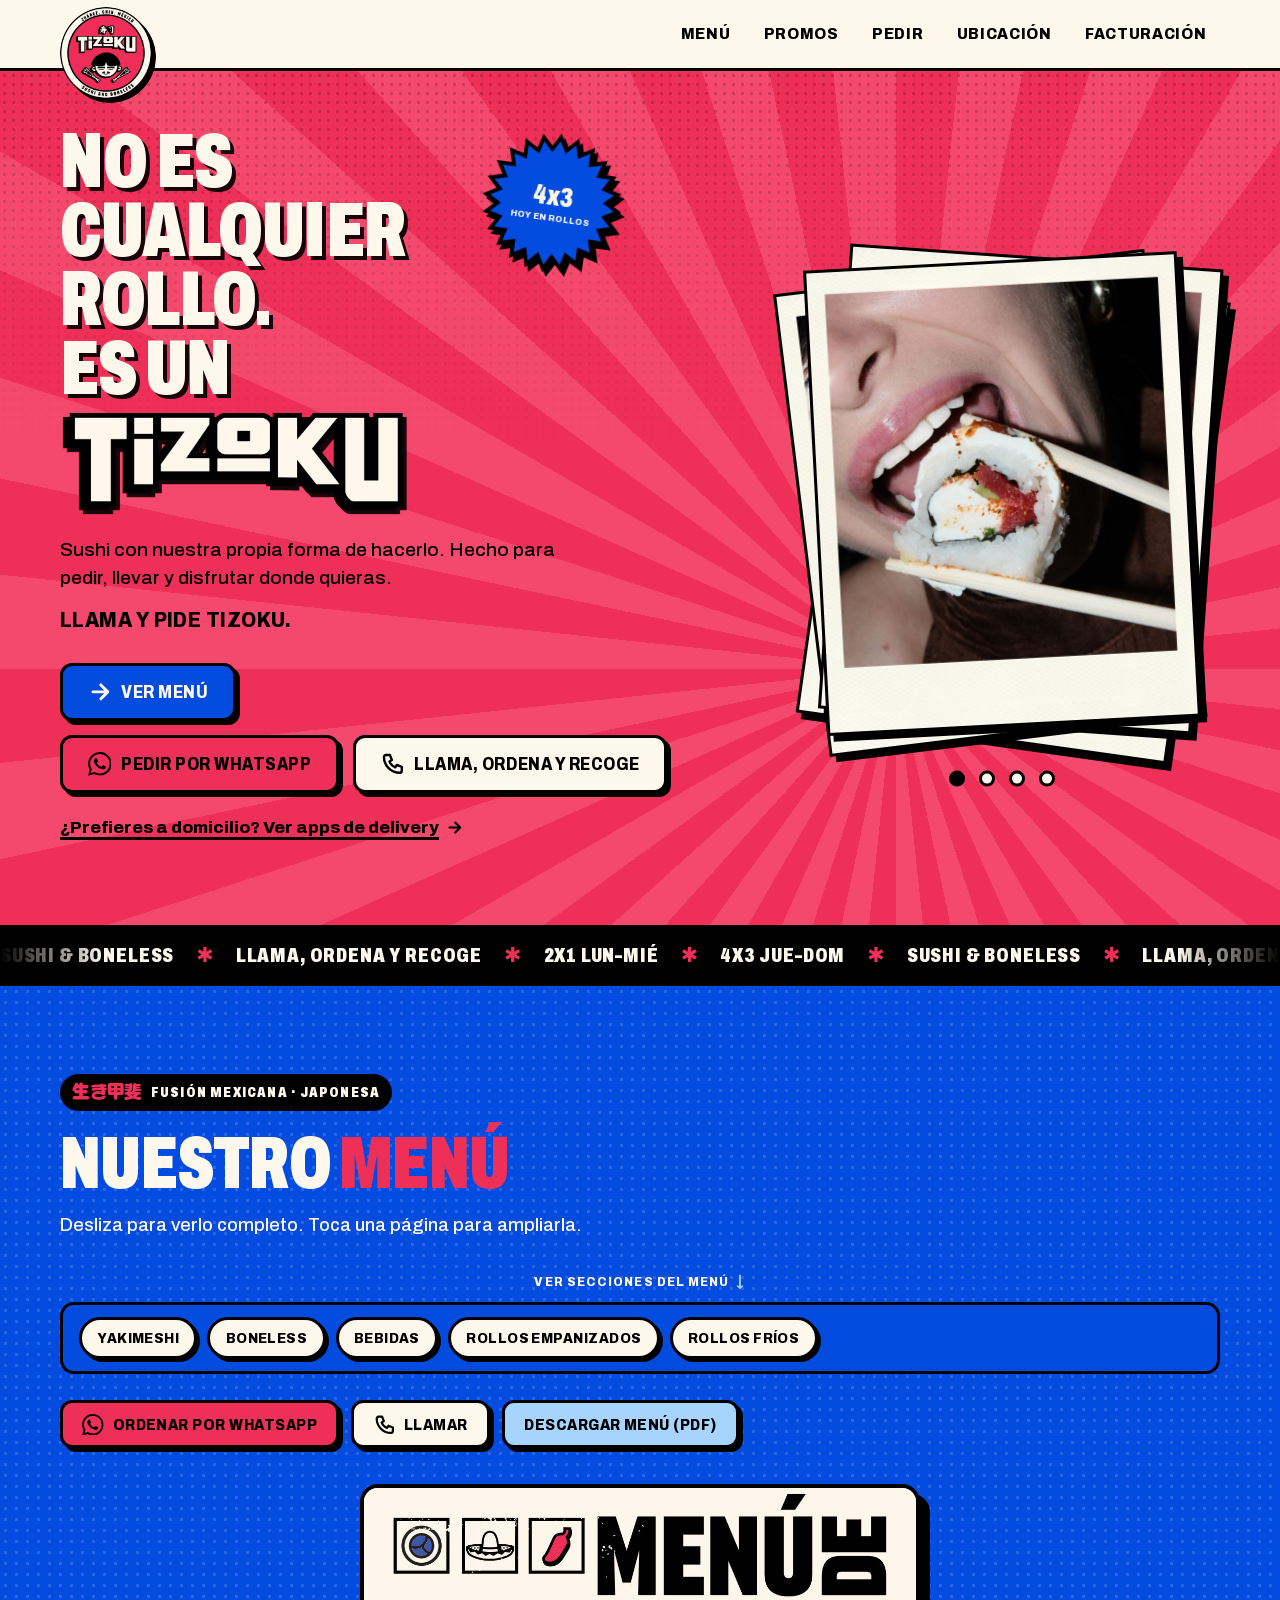
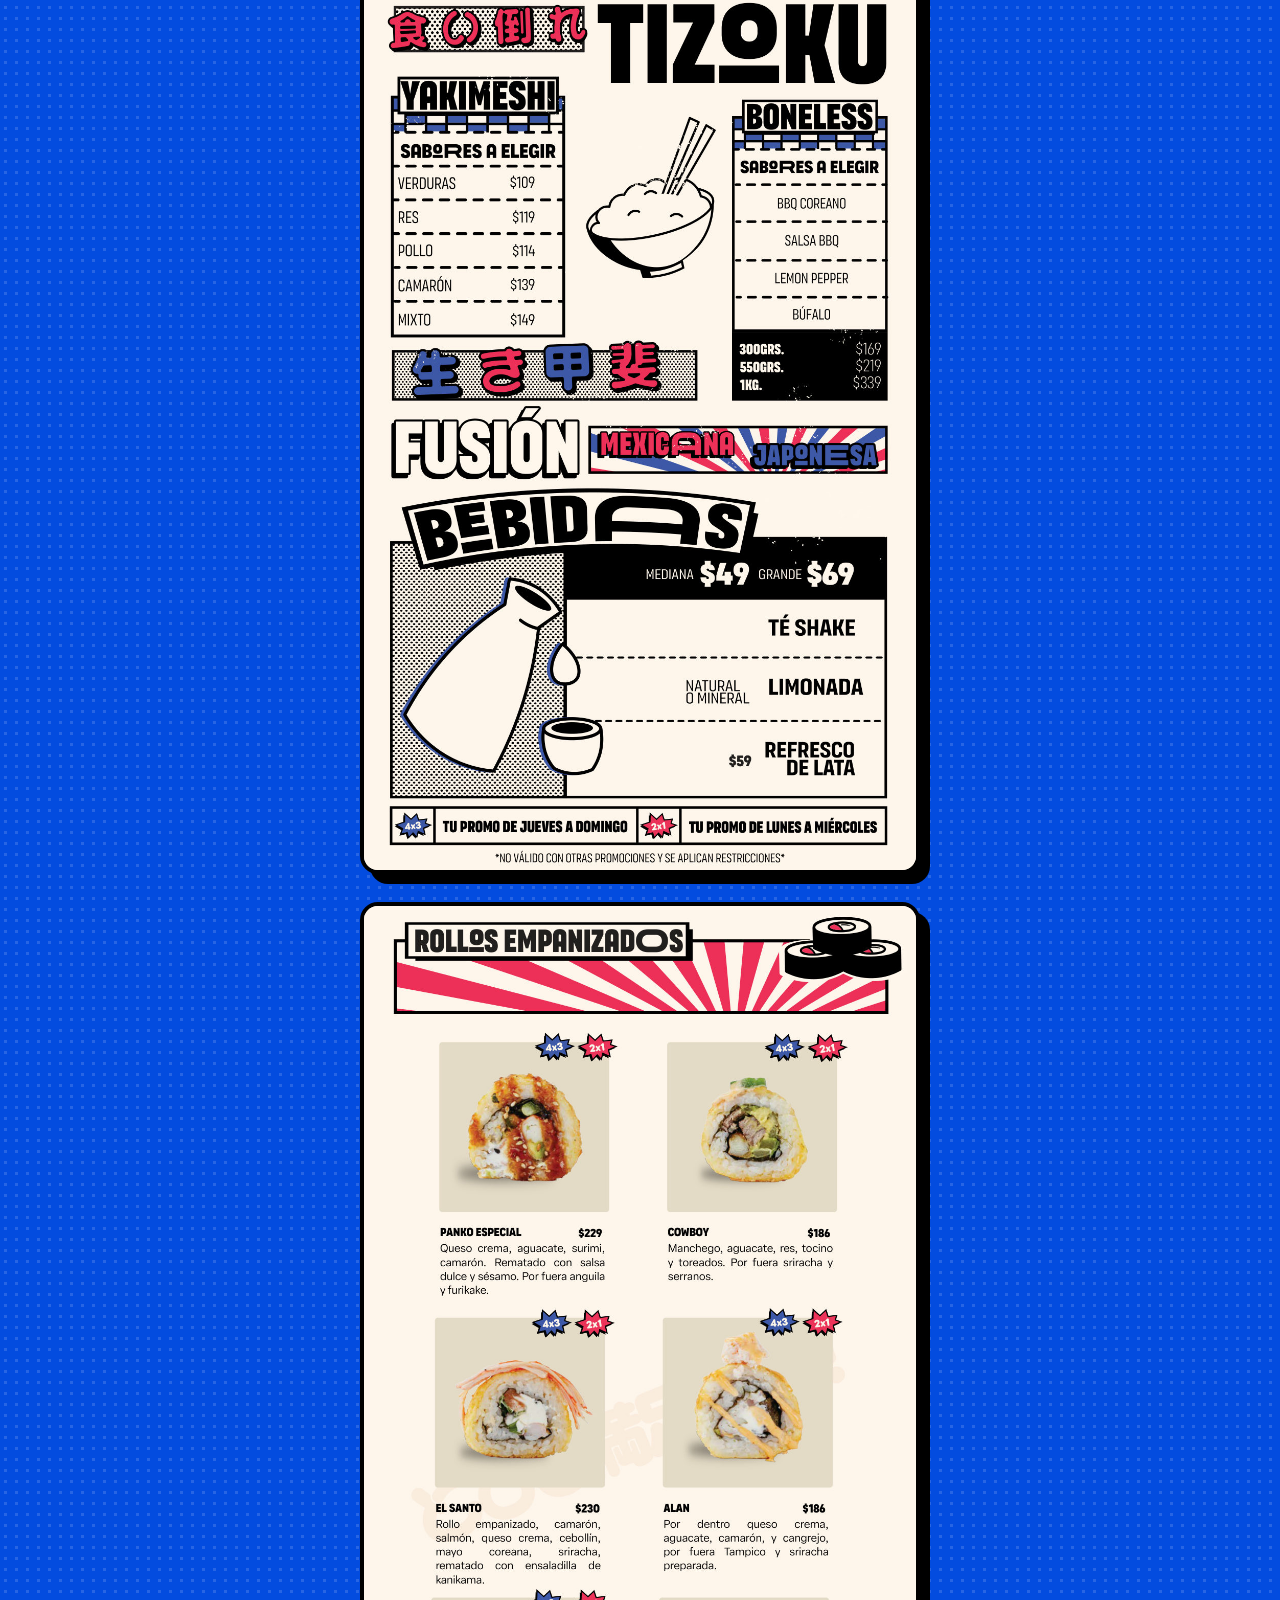
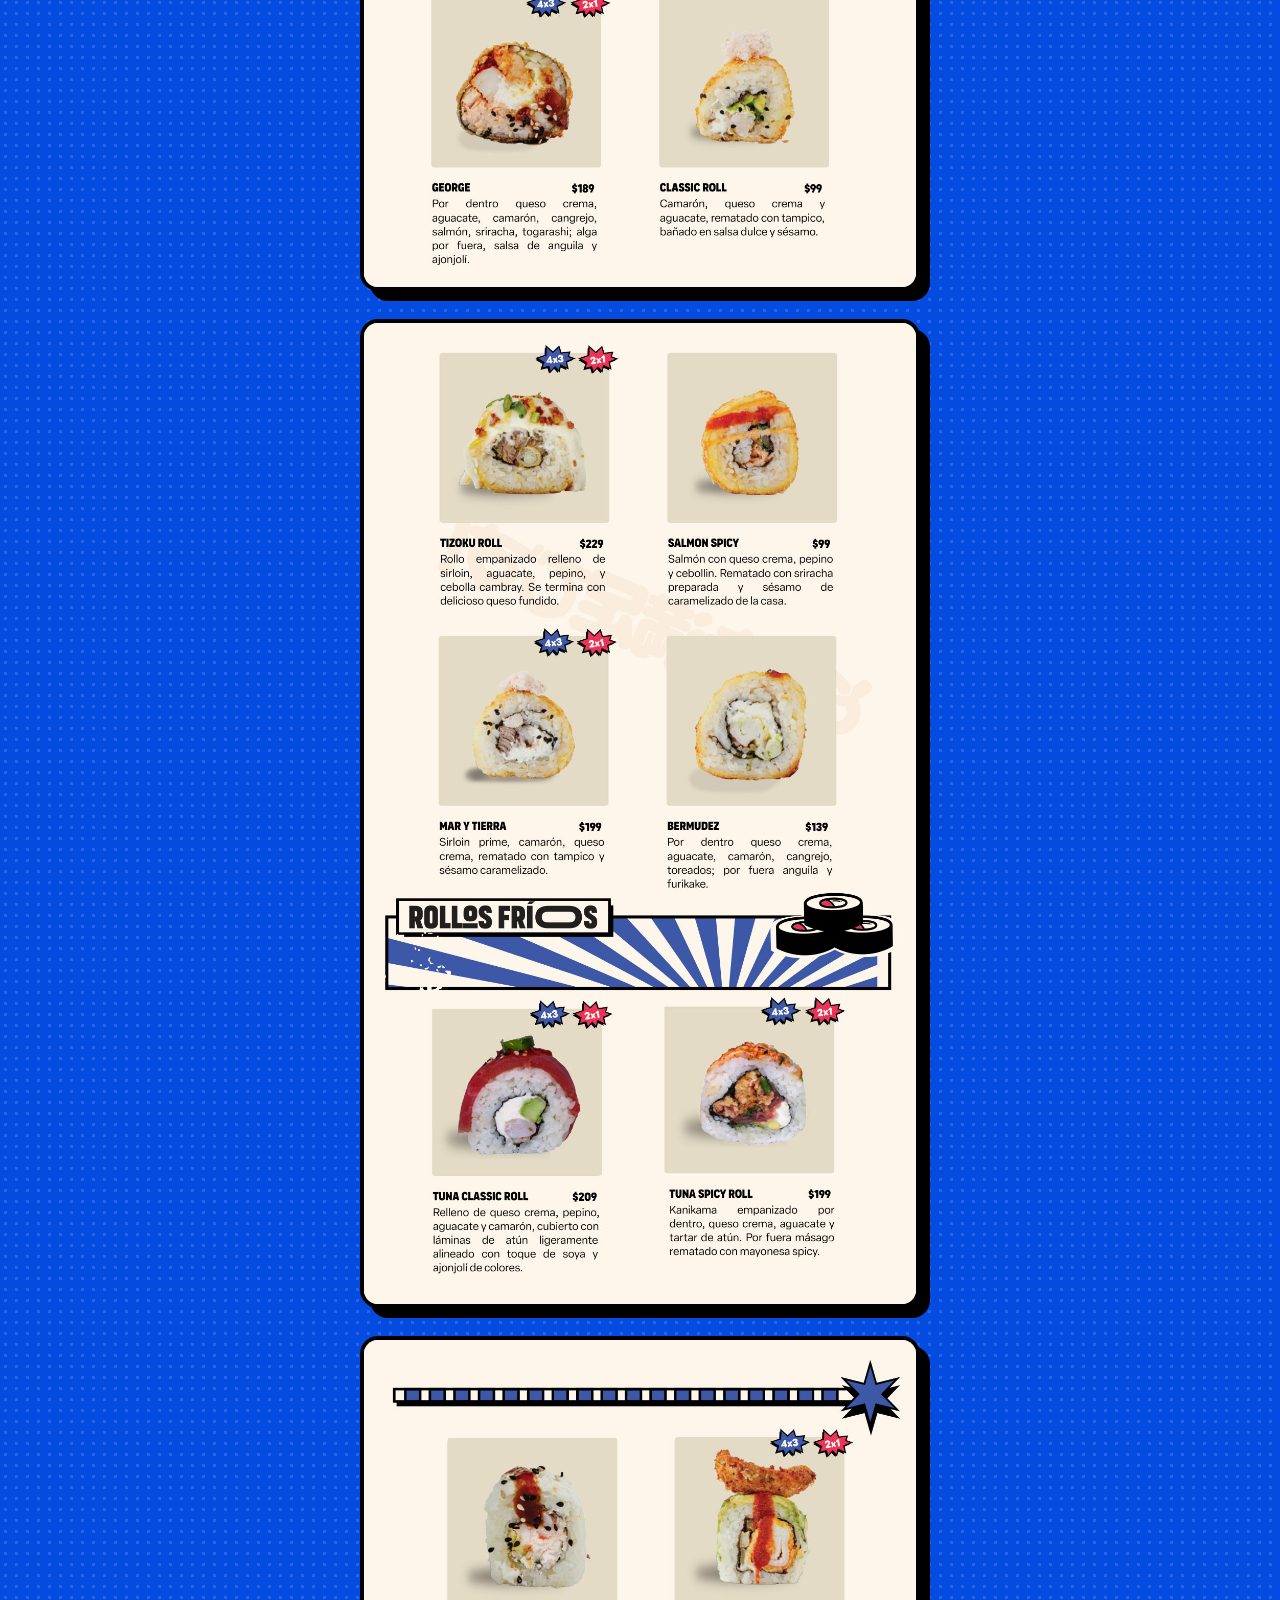
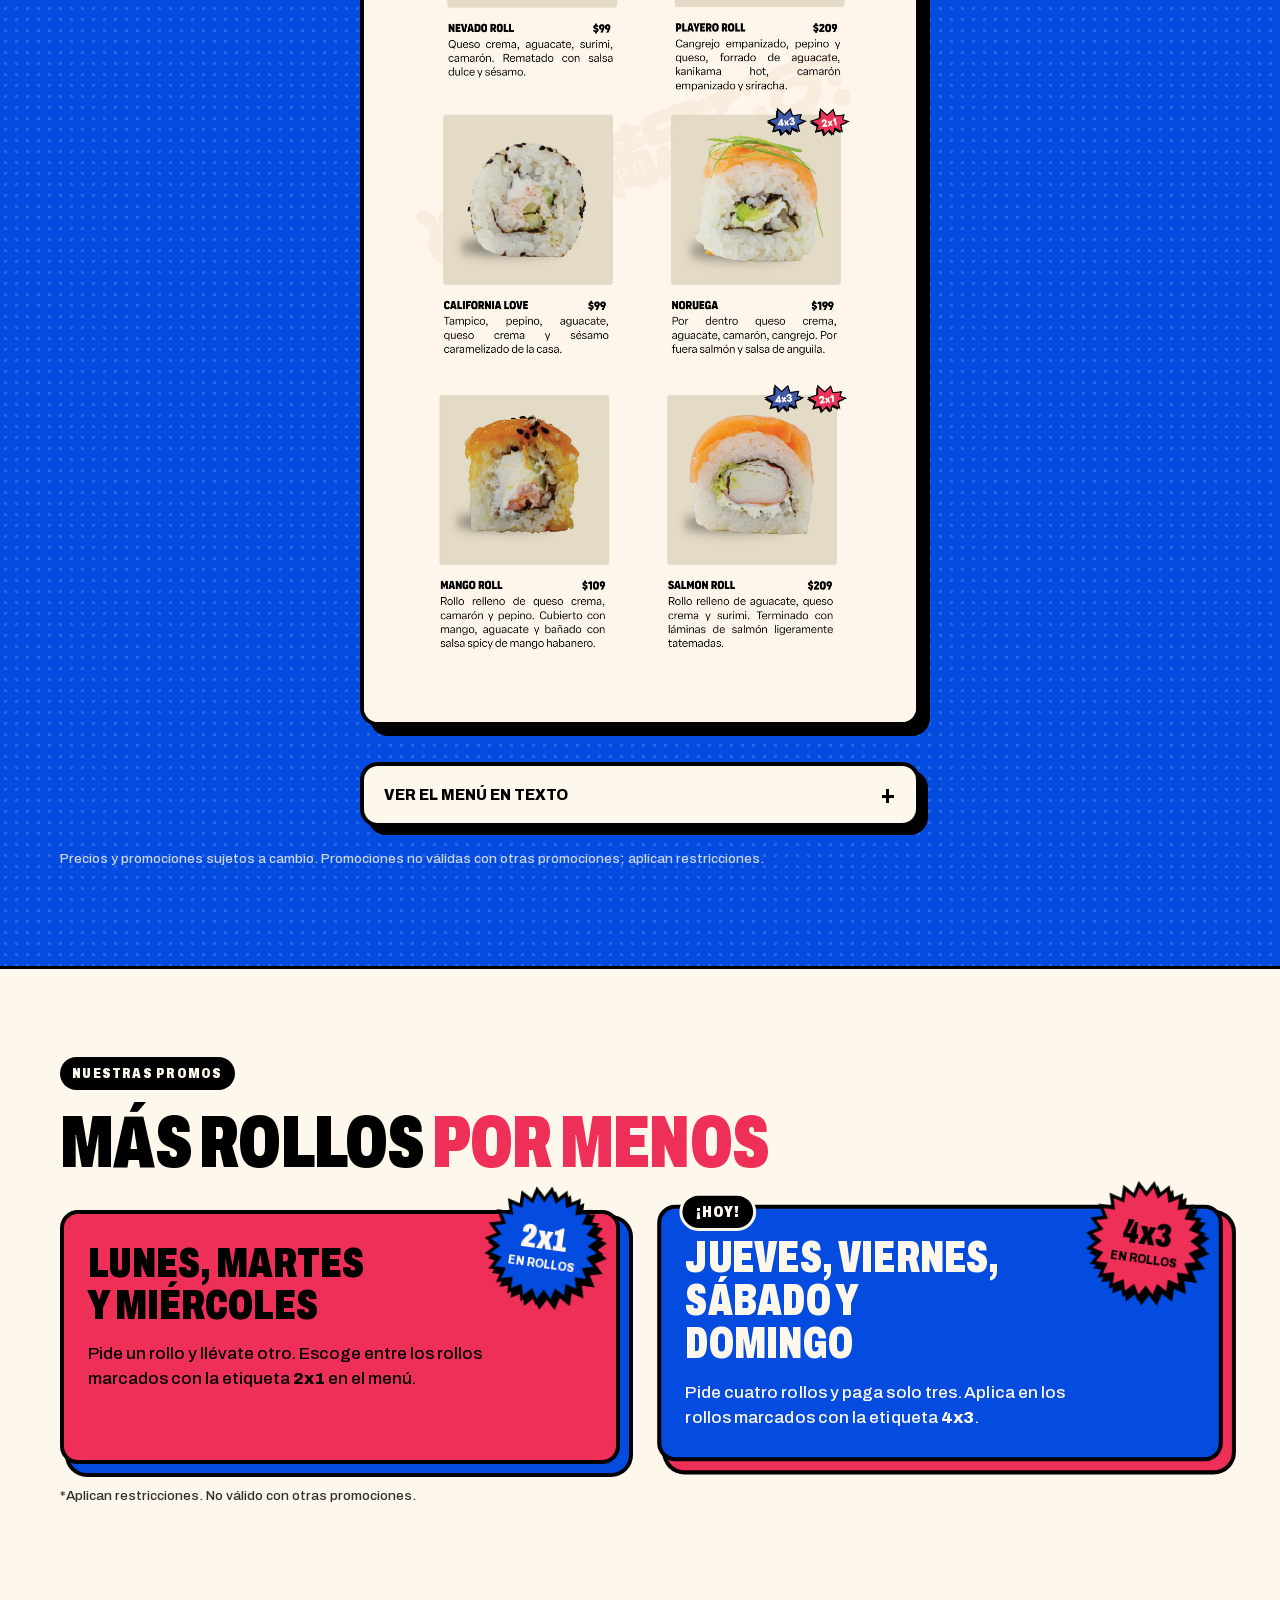
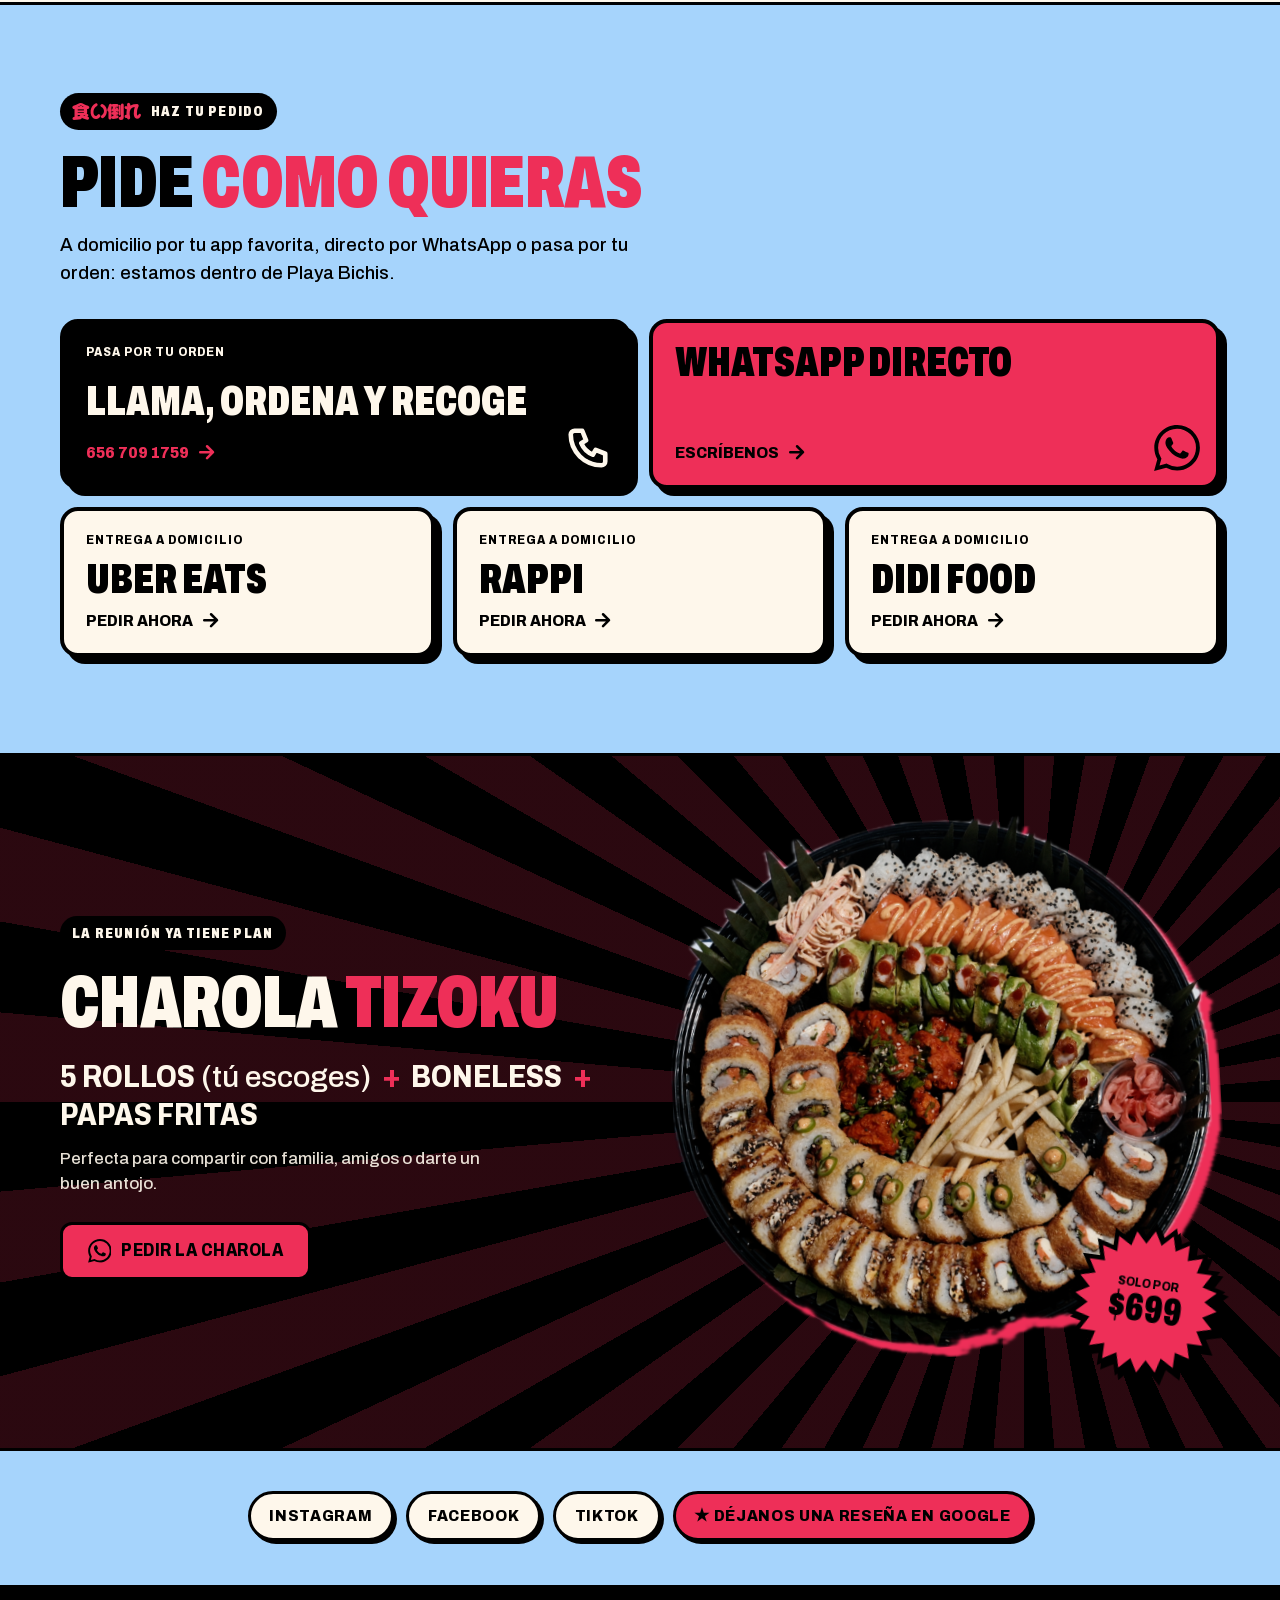
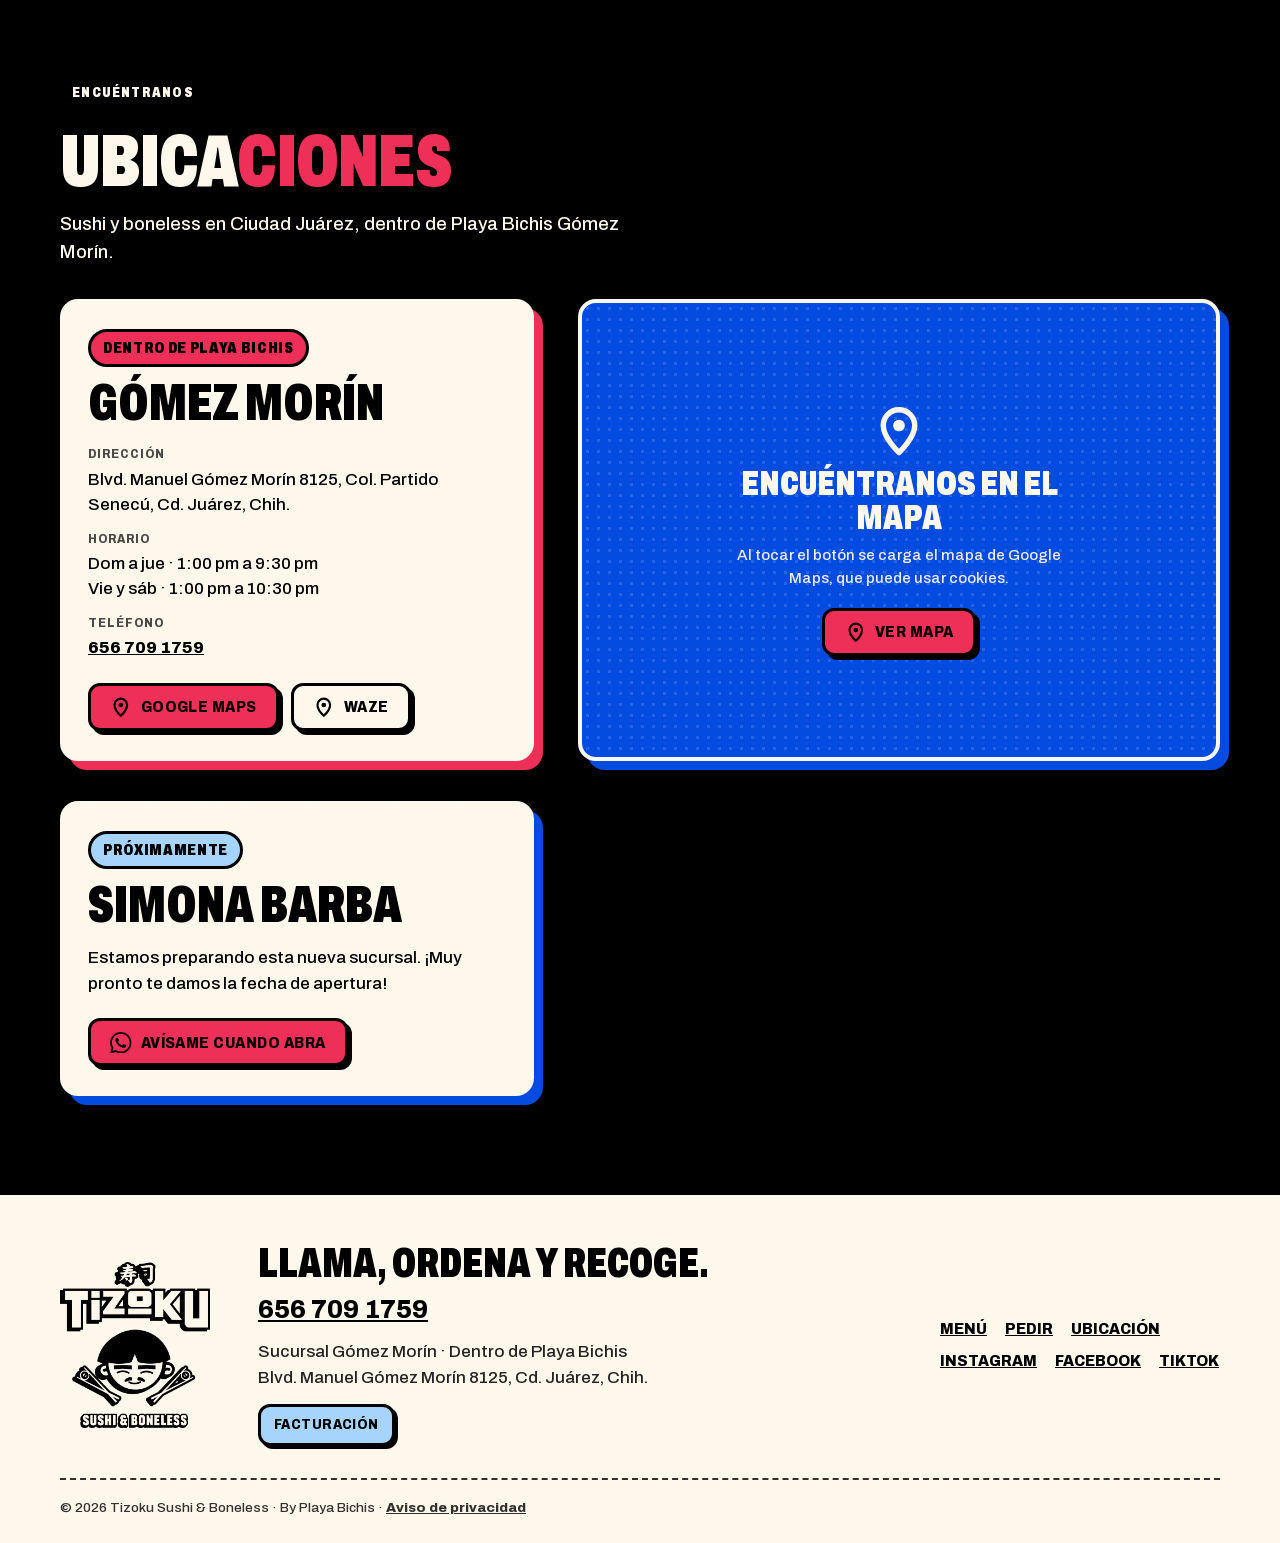
<file: index.html>
<!doctype html>
<html lang="es-MX">
<head>
  <meta charset="utf-8">
  <meta name="viewport" content="width=device-width, initial-scale=1">
  <title>Tizoku Sushi &amp; Boneless · Sushi en Ciudad Juárez, Chihuahua</title>
  <meta name="description" content="Sushi mexicano y boneless para llevar en Ciudad Juárez. Rollos empanizados, rollos fríos y yakimeshi. Llama, ordena y recoge en Gómez Morín (dentro de Playa Bichis) o pide a domicilio.">
  <link rel="canonical" href="https://sushi.tizoku.com/">
  <meta name="theme-color" content="#EE2F58">
  <meta property="og:site_name" content="Tizoku Sushi &amp; Boneless">
  <meta property="og:title" content="Tizoku · Sushi en Ciudad Juárez">
  <meta property="og:description" content="No es cualquier rollo. Es un Tizoku. Llama, ordena y recoge.">
  <meta property="og:type" content="website">
  <meta property="og:locale" content="es_MX">
  <meta property="og:url" content="https://sushi.tizoku.com/">
  <meta property="og:image" content="https://sushi.tizoku.com/assets/img/photos/p2.jpg">
  <meta name="twitter:card" content="summary_large_image">
  <script type="application/ld+json">
{
  "@context": "https://schema.org",
  "@type": "Restaurant",
  "name": "Tizoku Sushi & Boneless",
  "alternateName": "Tizoku",
  "description": "Sushi mexicano y boneless para llevar en Ciudad Juárez. Rollos empanizados, rollos fríos, yakimeshi y boneless. Dentro de Playa Bichis Gómez Morín.",
  "url": "https://sushi.tizoku.com/",
  "image": "https://sushi.tizoku.com/assets/img/photos/p2.jpg",
  "logo": "https://sushi.tizoku.com/assets/img/logos/icon-192.png",
  "telephone": "+526567091759",
  "servesCuisine": [
    "Sushi",
    "Japonesa",
    "Fusión mexicana-japonesa",
    "Boneless"
  ],
  "hasMenu": {
    "@type": "Menu",
    "name": "Menú de Tizoku",
    "url": "https://sushi.tizoku.com/#menu",
    "hasMenuSection": [
      {
        "@type": "MenuSection",
        "name": "Rollos empanizados",
        "hasMenuItem": [
          {
            "@type": "MenuItem",
            "name": "Panko Especial",
            "description": "Queso crema, aguacate, surimi, camarón. Rematado con salsa dulce y sésamo. Por fuera anguila y furikake."
          },
          {
            "@type": "MenuItem",
            "name": "Cowboy",
            "description": "Manchego, aguacate, res, tocino y toreados. Por fuera sriracha y serranos."
          },
          {
            "@type": "MenuItem",
            "name": "El Santo",
            "description": "Rollo empanizado, camarón, salmón, queso crema, cebollín, mayo coreana, sriracha, rematado con ensaladilla de kanikama."
          },
          {
            "@type": "MenuItem",
            "name": "Alan",
            "description": "Por dentro queso crema, aguacate, camarón y cangrejo, por fuera Tampico y sriracha preparada."
          },
          {
            "@type": "MenuItem",
            "name": "George",
            "description": "Por dentro queso crema, aguacate, camarón, cangrejo, salmón, sriracha, togarashi; alga por fuera, salsa de anguila y ajonjolí."
          },
          {
            "@type": "MenuItem",
            "name": "Classic Roll",
            "description": "Camarón, queso crema y aguacate, rematado con tampico, bañado en salsa dulce y sésamo."
          },
          {
            "@type": "MenuItem",
            "name": "Tizoku Roll",
            "description": "Rollo empanizado relleno de sirloin, aguacate, pepino y cebolla cambray. Se termina con delicioso queso fundido."
          },
          {
            "@type": "MenuItem",
            "name": "Salmon Spicy",
            "description": "Salmón con queso crema, pepino y cebollín. Rematado con sriracha preparada y sésamo caramelizado de la casa."
          },
          {
            "@type": "MenuItem",
            "name": "Mar y Tierra",
            "description": "Sirloin prime, camarón, queso crema, rematado con tampico y sésamo caramelizado."
          },
          {
            "@type": "MenuItem",
            "name": "Bermudez",
            "description": "Por dentro queso crema, aguacate, camarón, cangrejo, toreados; por fuera anguila y furikake."
          }
        ]
      },
      {
        "@type": "MenuSection",
        "name": "Rollos fríos",
        "hasMenuItem": [
          {
            "@type": "MenuItem",
            "name": "Tuna Classic Roll",
            "description": "Relleno de queso crema, pepino, aguacate y camarón, cubierto con láminas de atún ligeramente aliñado con toque de soya y ajonjolí de colores."
          },
          {
            "@type": "MenuItem",
            "name": "Tuna Spicy Roll",
            "description": "Kanikama empanizado por dentro, queso crema, aguacate y tartar de atún. Por fuera masago rematado con mayonesa spicy."
          },
          {
            "@type": "MenuItem",
            "name": "Nevado Roll",
            "description": "Queso crema, aguacate, surimi, camarón. Rematado con salsa dulce y sésamo."
          },
          {
            "@type": "MenuItem",
            "name": "Playero Roll",
            "description": "Cangrejo empanizado, pepino y queso, forrado de aguacate, kanikama hot, camarón empanizado y sriracha."
          },
          {
            "@type": "MenuItem",
            "name": "California Love",
            "description": "Tampico, pepino, aguacate, queso crema y sésamo caramelizado de la casa."
          },
          {
            "@type": "MenuItem",
            "name": "Noruega",
            "description": "Por dentro queso crema, aguacate, camarón, cangrejo. Por fuera salmón y salsa de anguila."
          },
          {
            "@type": "MenuItem",
            "name": "Mango Roll",
            "description": "Rollo relleno de queso crema, camarón y pepino. Cubierto con mango, aguacate y bañado con salsa spicy de mango habanero."
          },
          {
            "@type": "MenuItem",
            "name": "Salmon Roll",
            "description": "Rollo relleno de aguacate, queso crema y surimi. Terminado con láminas de salmón ligeramente tatemadas."
          }
        ]
      },
      {
        "@type": "MenuSection",
        "name": "Yakimeshi",
        "hasMenuItem": [
          {
            "@type": "MenuItem",
            "name": "Verduras"
          },
          {
            "@type": "MenuItem",
            "name": "Res"
          },
          {
            "@type": "MenuItem",
            "name": "Pollo"
          },
          {
            "@type": "MenuItem",
            "name": "Camarón"
          },
          {
            "@type": "MenuItem",
            "name": "Mixto"
          }
        ]
      },
      {
        "@type": "MenuSection",
        "name": "Boneless",
        "hasMenuItem": [
          {
            "@type": "MenuItem",
            "name": "Boneless 300 g"
          },
          {
            "@type": "MenuItem",
            "name": "Boneless 550 g"
          },
          {
            "@type": "MenuItem",
            "name": "Boneless 1 kg"
          }
        ]
      },
      {
        "@type": "MenuSection",
        "name": "Bebidas",
        "hasMenuItem": [
          {
            "@type": "MenuItem",
            "name": "Té shake (mediana)"
          },
          {
            "@type": "MenuItem",
            "name": "Té shake (grande)"
          },
          {
            "@type": "MenuItem",
            "name": "Limonada natural o mineral (mediana)"
          },
          {
            "@type": "MenuItem",
            "name": "Limonada natural o mineral (grande)"
          },
          {
            "@type": "MenuItem",
            "name": "Refresco de lata"
          }
        ]
      }
    ]
  },
  "acceptsReservations": false,
  "address": {
    "@type": "PostalAddress",
    "streetAddress": "Blvd. Manuel Gómez Morín 8125, Col. Partido Senecú",
    "addressLocality": "Ciudad Juárez",
    "addressRegion": "Chihuahua",
    "postalCode": "32400",
    "addressCountry": "MX"
  },
  "areaServed": "Ciudad Juárez",
  "openingHoursSpecification": [
    {
      "@type": "OpeningHoursSpecification",
      "dayOfWeek": [
        "Sunday",
        "Monday",
        "Tuesday",
        "Wednesday",
        "Thursday"
      ],
      "opens": "13:00",
      "closes": "21:30"
    },
    {
      "@type": "OpeningHoursSpecification",
      "dayOfWeek": [
        "Friday",
        "Saturday"
      ],
      "opens": "13:00",
      "closes": "22:30"
    }
  ],
  "hasMap": "https://maps.app.goo.gl/PAiskcFoqers69rG6",
  "sameAs": [
    "https://www.instagram.com/tizokusushi/",
    "https://www.facebook.com/Tizoku.jrz",
    "https://www.tiktok.com/@tizoku.jrz"
  ],
  "parentOrganization": {
    "@type": "Organization",
    "name": "Playa Bichis"
  }
}
  </script>
  <link rel="icon" href="favicon.ico" sizes="any">
  <link rel="icon" href="assets/img/logos/icon-192.png" type="image/png">
  <link rel="preload" href="assets/fonts/archivo-cond-900.woff2" as="font" type="font/woff2" crossorigin>
  <link rel="stylesheet" href="css/styles.css?v=21">
</head>
<body>

<!-- Iconos (sprite) -->
<svg width="0" height="0" style="position:absolute" aria-hidden="true" focusable="false">
  <symbol id="i-wa" viewBox="0 0 24 24"><path fill="currentColor" d="M17.472 14.382c-.297-.149-1.758-.867-2.03-.967-.273-.099-.471-.148-.67.15-.197.297-.767.966-.94 1.164-.173.199-.347.223-.644.075-.3-.15-1.263-.465-2.403-1.485-.888-.795-1.484-1.77-1.66-2.07-.174-.3-.019-.465.13-.615.136-.135.301-.345.451-.52.146-.181.194-.301.297-.497.1-.21.049-.375-.025-.524-.075-.15-.672-1.62-.922-2.206-.24-.584-.487-.51-.672-.51-.172-.015-.371-.015-.571-.015-.2 0-.523.074-.797.359-.273.3-1.045 1.02-1.045 2.475s1.07 2.865 1.219 3.075c.149.18 2.095 3.195 5.076 4.483.709.3 1.263.489 1.694.626.712.226 1.36.194 1.872.118.571-.085 1.758-.719 2.006-1.413.248-.695.248-1.29.173-1.414-.074-.122-.272-.196-.57-.347m-5.421 7.403h-.004a9.87 9.87 0 01-5.031-1.378l-.361-.214-3.741.982.998-3.648-.235-.374a9.86 9.86 0 01-1.51-5.26c.001-5.45 4.436-9.884 9.888-9.884 2.64 0 5.122 1.03 6.988 2.898a9.825 9.825 0 012.893 6.994c-.003 5.45-4.437 9.884-9.885 9.884m8.413-18.297A11.815 11.815 0 0012.05 0C5.495 0 .16 5.335.157 11.892c0 2.096.547 4.142 1.588 5.945L.057 24l6.305-1.654a11.882 11.882 0 005.683 1.448h.005c6.554 0 11.89-5.335 11.893-11.893a11.821 11.821 0 00-3.48-8.413Z"/></symbol>
  <symbol id="i-phone" viewBox="0 0 24 24"><path fill="none" stroke="currentColor" stroke-width="2.4" stroke-linecap="round" stroke-linejoin="round" d="M5 3h4l2 5-2.5 1.5a11 11 0 0 0 6 6L16 13l5 2v4a2 2 0 0 1-2 2A16 16 0 0 1 3 5a2 2 0 0 1 2-2z"/></symbol>
  <symbol id="i-pin" viewBox="0 0 24 24"><path fill="none" stroke="currentColor" stroke-width="2.4" stroke-linecap="round" stroke-linejoin="round" d="M12 22s7-6.5 7-12a7 7 0 1 0-14 0c0 5.5 7 12 7 12z"/><circle cx="12" cy="10" r="2.6" fill="currentColor"/></symbol>
  <symbol id="i-arrow" viewBox="0 0 24 24"><path fill="none" stroke="currentColor" stroke-width="3" stroke-linecap="round" stroke-linejoin="round" d="M5 12h14m-6-7 7 7-7 7"/></symbol>
</svg>

<a class="skip" href="#menu">Saltar al menú</a>

<!-- ========== HEADER ========== -->
<header class="site-header" id="top">
  <div class="wrap header-row">
    <a class="brand" href="#inicio" aria-label="Tizoku, inicio">
      <img class="brand-badge" src="assets/img/logos/round.png" alt="Tizoku Sushi and Boneless, Juárez, Chih. México" width="84" height="84">
    </a>
    <nav class="nav" id="nav" aria-label="Principal">
      <a href="#menu">Menú</a>
      <a href="#promos">Promos</a>
      <a href="#pedir">Pedir</a>
      <a href="#ubicacion">Ubicación</a>
      <a data-billing href="#" target="_blank" rel="noopener">Facturación</a>
    </nav>
    <button class="burger" id="burger" aria-expanded="false" aria-controls="nav" aria-label="Abrir menú de navegación">
      <span></span><span></span><span></span>
    </button>
  </div>
</header>

<main>

<!-- ========== HERO ========== -->
<section class="hero" id="inicio">
  <div class="wrap hero-grid">
    <div class="hero-copy">
      <h1 class="hero-title" aria-label="No es cualquier rollo. Es un Tizoku.">
        <span aria-hidden="true">No es</span>
        <span aria-hidden="true">cualquier</span>
        <span aria-hidden="true">rollo.</span>
        <span aria-hidden="true">Es un</span>
        <img class="hero-logo" src="assets/img/logos/wordmark-hero.png?v=2" alt="" aria-hidden="true" width="1080" height="320" fetchpriority="high">
      </h1>
      <p class="hero-sub">Sushi con nuestra propia forma de hacerlo. Hecho para pedir, llevar y disfrutar donde quieras.<br><strong>Llama y pide Tizoku.</strong></p>
      <a class="btn btn--menu btn--lg hero-menu" href="#menu">
        <svg class="ico" aria-hidden="true"><use href="#i-arrow"/></svg><span>Ver menú</span>
      </a>
      <div class="cta-row">
        <a class="btn btn--wa btn--lg" data-wa href="#" target="_blank" rel="noopener">
          <svg class="ico" aria-hidden="true"><use href="#i-wa"/></svg><span>Pedir por WhatsApp</span>
        </a>
        <a class="btn btn--call btn--lg" data-tel href="#">
          <svg class="ico" aria-hidden="true"><use href="#i-phone"/></svg><span>Llama, ordena y recoge</span>
        </a>
      </div>
      <a class="hero-link" href="#pedir">¿Prefieres a domicilio? Ver apps de delivery <svg class="ico" aria-hidden="true"><use href="#i-arrow"/></svg></a>
    </div>

    <div class="burst burst--hero" id="heroBurst"><b>2x1</b><small>Lun–Mié</small></div>
  </div>
  <!-- Mazo de polaroids: una al frente, las demás van pasando -->
  <div class="hero-polaroids" id="heroPolaroids" role="group" aria-roledescription="carrusel" aria-label="Fotos de nuestros rollos y boneless">
    <img class="pol" src="assets/img/photos/polaroid-2.jpg" alt="Mujer comiendo un rollo de sushi con palillos" width="576" height="720" fetchpriority="high">
    <img class="pol" src="assets/img/photos/polaroid-3.jpg" alt="Boneless con salsa bañado en aderezo blanco, sostenido con palillos" width="576" height="720">
    <img class="pol" src="assets/img/photos/polaroid-1.jpg" alt="Mujer a punto de probar un bocado empanizado con tenedor" width="576" height="720">
    <img class="pol" src="assets/img/photos/polaroid-4.jpg" alt="Mujer comiendo boneless con salsa usando palillos" width="576" height="720">
    <div class="pol-dots" id="polDots"></div>
  </div>
</section>

<!-- Cinta -->
<div class="ticker" aria-hidden="true">
  <div class="ticker-track">
    <span>Sushi &amp; Boneless</span><i>✱</i><span>Llama, ordena y recoge</span><i>✱</i><span>2x1 Lun–Mié</span><i>✱</i><span>4x3 Jue–Dom</span><i>✱</i>
    <span>Sushi &amp; Boneless</span><i>✱</i><span>Llama, ordena y recoge</span><i>✱</i><span>2x1 Lun–Mié</span><i>✱</i><span>4x3 Jue–Dom</span><i>✱</i>
    <span>Sushi &amp; Boneless</span><i>✱</i><span>Llama, ordena y recoge</span><i>✱</i><span>2x1 Lun–Mié</span><i>✱</i><span>4x3 Jue–Dom</span><i>✱</i>
  </div>
</div>

<!-- ========== MENÚ ========== -->
<section class="section section--azure" id="menu">
  <div class="wrap">
    <header class="section-head section-head--light">
      <p class="eyebrow"><span class="jp" lang="ja">生き甲斐</span> Fusión mexicana · japonesa</p>
      <h2 class="h2 h2--light">Nuestro <span class="hl">menú</span></h2>
      <p class="lead lead--light">Desliza para verlo completo. Toca una página para ampliarla.</p>
    </header>

    <p class="chips-hint" aria-hidden="true">Ver secciones del menú <span class="chips-hint-arrow">↓</span></p>
    <nav class="menu-chips" id="menuChips" aria-label="Ir a una categoría del menú"></nav>

    <div class="menu-actions">
      <a class="btn btn--wa" data-wa href="#" target="_blank" rel="noopener"><svg class="ico" aria-hidden="true"><use href="#i-wa"/></svg><span>Ordenar por WhatsApp</span></a>
      <a class="btn btn--call" data-tel href="#"><svg class="ico" aria-hidden="true"><use href="#i-phone"/></svg><span>Llamar</span></a>
      <a class="btn btn--ghost" id="menuPdf" href="#" download><span>Descargar menú (PDF)</span></a>
    </div>

    <div class="menu-scroll" id="menuPages"></div>

    <details class="menu-text" id="menuTexto">
      <summary>Ver el menú en texto</summary>
      <div class="menu-text-body">
        <h3>Rollos empanizados</h3>
    <ul>
          <li><span class="mt-row"><strong>Panko Especial</strong> <span class="mt-tag">2x1 · 4x3</span></span><span class="mt-desc">Queso crema, aguacate, surimi, camarón. Rematado con salsa dulce y sésamo. Por fuera anguila y furikake.</span></li>
          <li><span class="mt-row"><strong>Cowboy</strong> <span class="mt-tag">2x1 · 4x3</span></span><span class="mt-desc">Manchego, aguacate, res, tocino y toreados. Por fuera sriracha y serranos.</span></li>
          <li><span class="mt-row"><strong>El Santo</strong> <span class="mt-tag">2x1 · 4x3</span></span><span class="mt-desc">Rollo empanizado, camarón, salmón, queso crema, cebollín, mayo coreana, sriracha, rematado con ensaladilla de kanikama.</span></li>
          <li><span class="mt-row"><strong>Alan</strong> <span class="mt-tag">2x1 · 4x3</span></span><span class="mt-desc">Por dentro queso crema, aguacate, camarón y cangrejo, por fuera Tampico y sriracha preparada.</span></li>
          <li><span class="mt-row"><strong>George</strong> <span class="mt-tag">2x1 · 4x3</span></span><span class="mt-desc">Por dentro queso crema, aguacate, camarón, cangrejo, salmón, sriracha, togarashi; alga por fuera, salsa de anguila y ajonjolí.</span></li>
          <li><span class="mt-row"><strong>Classic Roll</strong></span><span class="mt-desc">Camarón, queso crema y aguacate, rematado con tampico, bañado en salsa dulce y sésamo.</span></li>
          <li><span class="mt-row"><strong>Tizoku Roll</strong> <span class="mt-tag">2x1 · 4x3</span></span><span class="mt-desc">Rollo empanizado relleno de sirloin, aguacate, pepino y cebolla cambray. Se termina con delicioso queso fundido.</span></li>
          <li><span class="mt-row"><strong>Salmon Spicy</strong></span><span class="mt-desc">Salmón con queso crema, pepino y cebollín. Rematado con sriracha preparada y sésamo caramelizado de la casa.</span></li>
          <li><span class="mt-row"><strong>Mar y Tierra</strong> <span class="mt-tag">2x1 · 4x3</span></span><span class="mt-desc">Sirloin prime, camarón, queso crema, rematado con tampico y sésamo caramelizado.</span></li>
          <li><span class="mt-row"><strong>Bermudez</strong></span><span class="mt-desc">Por dentro queso crema, aguacate, camarón, cangrejo, toreados; por fuera anguila y furikake.</span></li>
        </ul>
        <h3>Rollos fríos</h3>
    <ul>
          <li><span class="mt-row"><strong>Tuna Classic Roll</strong> <span class="mt-tag">2x1 · 4x3</span></span><span class="mt-desc">Relleno de queso crema, pepino, aguacate y camarón, cubierto con láminas de atún ligeramente aliñado con toque de soya y ajonjolí de colores.</span></li>
          <li><span class="mt-row"><strong>Tuna Spicy Roll</strong> <span class="mt-tag">2x1 · 4x3</span></span><span class="mt-desc">Kanikama empanizado por dentro, queso crema, aguacate y tartar de atún. Por fuera masago rematado con mayonesa spicy.</span></li>
          <li><span class="mt-row"><strong>Nevado Roll</strong></span><span class="mt-desc">Queso crema, aguacate, surimi, camarón. Rematado con salsa dulce y sésamo.</span></li>
          <li><span class="mt-row"><strong>Playero Roll</strong> <span class="mt-tag">2x1 · 4x3</span></span><span class="mt-desc">Cangrejo empanizado, pepino y queso, forrado de aguacate, kanikama hot, camarón empanizado y sriracha.</span></li>
          <li><span class="mt-row"><strong>California Love</strong></span><span class="mt-desc">Tampico, pepino, aguacate, queso crema y sésamo caramelizado de la casa.</span></li>
          <li><span class="mt-row"><strong>Noruega</strong> <span class="mt-tag">2x1 · 4x3</span></span><span class="mt-desc">Por dentro queso crema, aguacate, camarón, cangrejo. Por fuera salmón y salsa de anguila.</span></li>
          <li><span class="mt-row"><strong>Mango Roll</strong></span><span class="mt-desc">Rollo relleno de queso crema, camarón y pepino. Cubierto con mango, aguacate y bañado con salsa spicy de mango habanero.</span></li>
          <li><span class="mt-row"><strong>Salmon Roll</strong> <span class="mt-tag">2x1 · 4x3</span></span><span class="mt-desc">Rollo relleno de aguacate, queso crema y surimi. Terminado con láminas de salmón ligeramente tatemadas.</span></li>
        </ul>
        <h3>Yakimeshi (sabor a elegir)</h3>
    <ul>
          <li><span class="mt-row"><strong>Verduras</strong></span></li>
          <li><span class="mt-row"><strong>Res</strong></span></li>
          <li><span class="mt-row"><strong>Pollo</strong></span></li>
          <li><span class="mt-row"><strong>Camarón</strong></span></li>
          <li><span class="mt-row"><strong>Mixto</strong></span></li>
        </ul>
        <h3>Boneless (salsa a elegir: BBQ coreano, salsa BBQ, lemon pepper o búfalo)</h3>
    <ul>
          <li><span class="mt-row"><strong>Boneless 300 g</strong></span></li>
          <li><span class="mt-row"><strong>Boneless 550 g</strong></span></li>
          <li><span class="mt-row"><strong>Boneless 1 kg</strong></span></li>
        </ul>
        <h3>Bebidas</h3>
    <ul>
          <li><span class="mt-row"><strong>Té shake (mediana)</strong></span></li>
          <li><span class="mt-row"><strong>Té shake (grande)</strong></span></li>
          <li><span class="mt-row"><strong>Limonada natural o mineral (mediana)</strong></span></li>
          <li><span class="mt-row"><strong>Limonada natural o mineral (grande)</strong></span></li>
          <li><span class="mt-row"><strong>Refresco de lata</strong></span></li>
        </ul>
        <p class="mt-note">2x1 de lunes a miércoles y 4x3 de jueves a domingo en los rollos marcados. No válido con otras promociones; aplican restricciones.</p>
      </div>
    </details>

    <p class="fineprint fineprint--light">Precios y promociones sujetos a cambio. Promociones no válidas con otras promociones; aplican restricciones.</p>
  </div>
</section>

<!-- ========== PROMOS ========== -->
<section class="section section--cream" id="promos">
  <div class="wrap">
    <header class="section-head">
      <p class="eyebrow eyebrow--dark">Nuestras promos</p>
      <h2 class="h2">Más rollos <em>por menos</em></h2>
    </header>
    <div class="promo-grid">
      <article class="promo promo--red" data-promo="2x1">
        <span class="promo-today" hidden>¡Hoy!</span>
        <div class="burst burst--blue"><b>2x1</b><small>en rollos</small></div>
        <h3>Lunes, martes <br>y miércoles</h3>
        <p>Pide un rollo y llévate otro. Escoge entre los rollos marcados con la etiqueta <b>2x1</b> en el menú.</p>
      </article>
      <article class="promo promo--blue" data-promo="4x3">
        <span class="promo-today" hidden>¡Hoy!</span>
        <div class="burst burst--red"><b>4x3</b><small>en rollos</small></div>
        <h3>Jueves, viernes, <br>sábado y domingo</h3>
        <p>Pide cuatro rollos y paga solo tres. Aplica en los rollos marcados con la etiqueta <b>4x3</b>.</p>
      </article>
    </div>
    <p class="fineprint">*Aplican restricciones. No válido con otras promociones.</p>
  </div>
</section>

<!-- ========== PEDIR ========== -->
<section class="section section--icy" id="pedir">
  <div class="wrap">
    <header class="section-head">
      <p class="eyebrow eyebrow--dark"><span class="jp" lang="ja">食い倒れ</span> Haz tu pedido</p>
      <h2 class="h2">Pide <em>como quieras</em></h2>
      <p class="lead">A domicilio por tu app favorita, directo por WhatsApp o pasa por tu orden: estamos dentro de Playa Bichis.</p>
    </header>
    <div class="order-grid" id="orderGrid"></div>
  </div>
</section>

<!-- ========== COMBO ========== -->
<section class="combo" aria-labelledby="comboTitle">
  <div class="wrap combo-grid">
    <div class="combo-copy">
      <p class="eyebrow">La reunión ya tiene plan</p>
      <h2 class="h2 h2--light" id="comboTitle">Charola <span class="hl">Tizoku</span></h2>
      <p class="combo-line"><strong>5 rollos</strong> (tú escoges) <b>+</b> <strong>boneless</strong> <b>+</b> <strong>papas fritas</strong></p>
      <p class="combo-note">Perfecta para compartir con familia, amigos o darte un buen antojo.</p>
      <a class="btn btn--wa btn--lg" data-wa data-msg="¡Hola Tizoku! Quiero pedir la Charola Tizoku 🍣" href="#" target="_blank" rel="noopener">
        <svg class="ico" aria-hidden="true"><use href="#i-wa"/></svg><span>Pedir la charola</span>
      </a>
    </div>
    <div class="combo-art">
      <img class="combo-tray" src="assets/img/photos/charola.png" alt="Charola Tizoku con rollos de sushi, boneless, papas fritas y jengibre" width="760" height="745" loading="lazy">
      <div class="burst burst--combo"><small>solo por</small><b>$699</b></div>
    </div>
  </div>
</section>

<!-- ========== REDES Y RESEÑAS ==========
     (Aquí estaba la galería de 4 fotos; se quitó mientras llegan fotos nuevas.
      Para volver a ponerla: un <div class="gallery-grid"> con <figure class="g g1"> … g4 antes de .social-row.) -->
<section class="gallery gallery--social" aria-label="Redes sociales y reseñas">
  <div class="wrap">
    <div class="social-row">
      <a class="pill" data-social="instagram" href="#" target="_blank" rel="noopener">Instagram</a>
      <a class="pill" data-social="facebook" href="#" target="_blank" rel="noopener">Facebook</a>
      <a class="pill" data-social="tiktok" href="#" target="_blank" rel="noopener">TikTok</a>
      <a class="pill pill--red" data-social="reviews" href="#" target="_blank" rel="noopener">★ Déjanos una reseña en Google</a>
    </div>
  </div>
</section>

<!-- ========== UBICACIÓN ========== -->
<section class="section section--black" id="ubicacion">
  <div class="wrap">
    <header class="section-head section-head--light">
      <p class="eyebrow">Encuéntranos</p>
      <h2 class="h2 h2--light">Ubica<span class="hl">ciones</span></h2>
      <p class="lead lead--light">Sushi y boneless en Ciudad Juárez, dentro de Playa Bichis Gómez Morín.</p>
    </header>
    <div class="loc-list" id="locList"></div>
  </div>
</section>

</main>

<!-- ========== FOOTER ========== -->
<footer class="site-footer">
  <div class="wrap footer-grid">
    <img class="footer-logo" src="assets/img/logos/sushi-boneless.png" alt="Tizoku Sushi & Boneless" width="160" height="177" loading="lazy">
    <div>
      <p class="footer-big">Llama, ordena y recoge.</p>
      <p><a class="footer-phone" data-tel href="#"></a></p>
      <p class="footer-small">Sucursal Gómez Morín · Dentro de Playa Bichis<br>Blvd. Manuel Gómez Morín 8125, Cd. Juárez, Chih.</p>
      <p><a class="btn btn--ghost btn--sm footer-billing" data-billing href="#" target="_blank" rel="noopener"><span>Facturación</span></a></p>
    </div>
    <nav class="footer-nav" aria-label="Pie de página">
      <a href="#menu">Menú</a>
      <a href="#pedir">Pedir</a>
      <a href="#ubicacion">Ubicación</a>
      <a data-social="instagram" href="#" target="_blank" rel="noopener">Instagram</a>
      <a data-social="facebook" href="#" target="_blank" rel="noopener">Facebook</a>
      <a data-social="tiktok" href="#" target="_blank" rel="noopener">TikTok</a>
    </nav>
  </div>
  <p class="copyright wrap">© <span id="year">2026</span> Tizoku Sushi &amp; Boneless · By Playa Bichis · <a href="aviso-de-privacidad.html">Aviso de privacidad</a></p>
</footer>

<!-- Barra flotante: WhatsApp + Llamar -->
<div class="float-bar" role="group" aria-label="Ordenar ahora">
  <a class="btn btn--wa" data-wa href="#" target="_blank" rel="noopener" aria-label="Pedir por WhatsApp">
    <svg class="ico" aria-hidden="true"><use href="#i-wa"/></svg><span>WhatsApp</span>
  </a>
  <a class="btn btn--call" data-tel href="#" aria-label="Llama, ordena y recoge">
    <svg class="ico" aria-hidden="true"><use href="#i-phone"/></svg><span>Llama y recoge</span>
  </a>
</div>

<!-- Volver arriba -->
<button class="to-top" id="toTop" type="button" aria-label="Volver arriba">
  <svg viewBox="0 0 24 24" fill="none" stroke="currentColor" stroke-width="3" stroke-linecap="round" stroke-linejoin="round" aria-hidden="true"><path d="M12 19V5M5 12l7-7 7 7"/></svg>
</button>

<!-- Visor de página del menú -->
<dialog class="lightbox" id="lightbox" aria-label="Página del menú ampliada">
  <button class="lightbox-close" id="lightboxClose" aria-label="Cerrar">✕</button>
  <img id="lightboxImg" alt="">
</dialog>

<script src="js/config.js?v=4"></script>
<script src="js/main.js?v=14"></script>
</body>
</html>
</file>
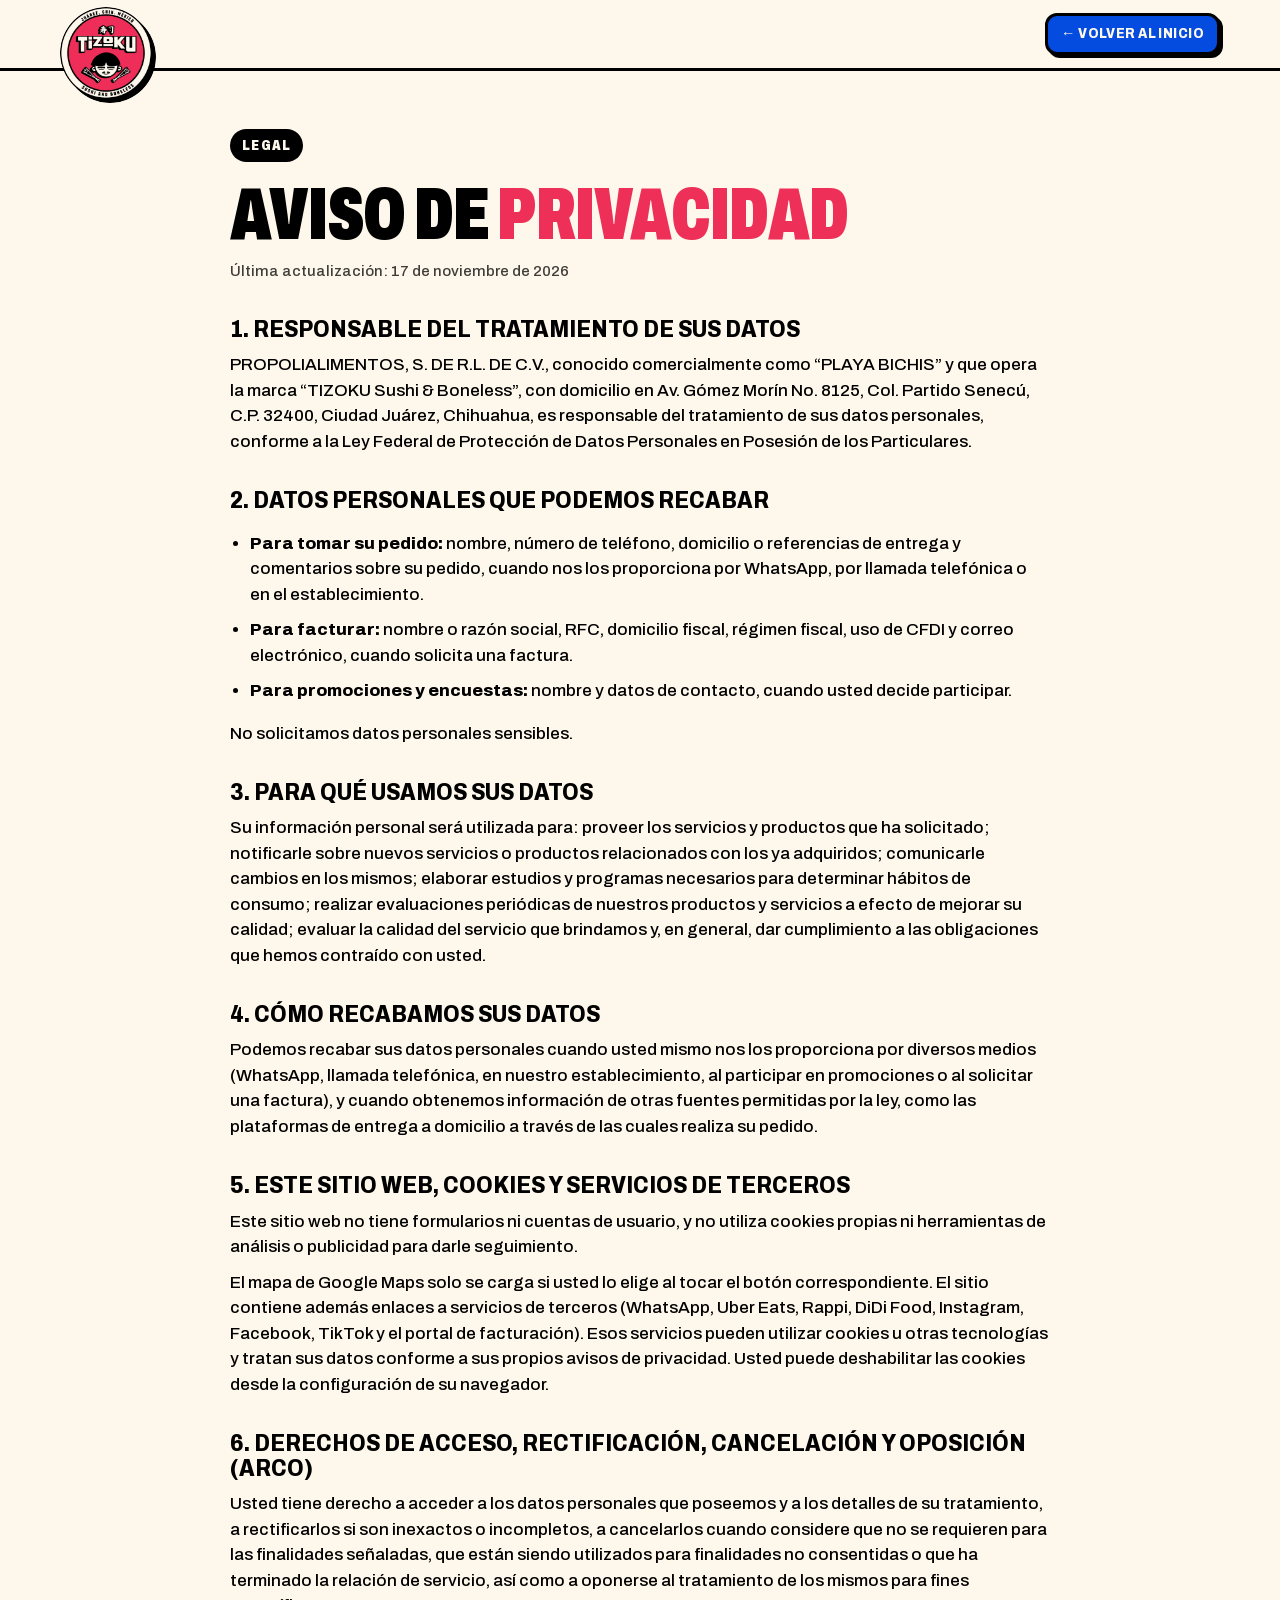
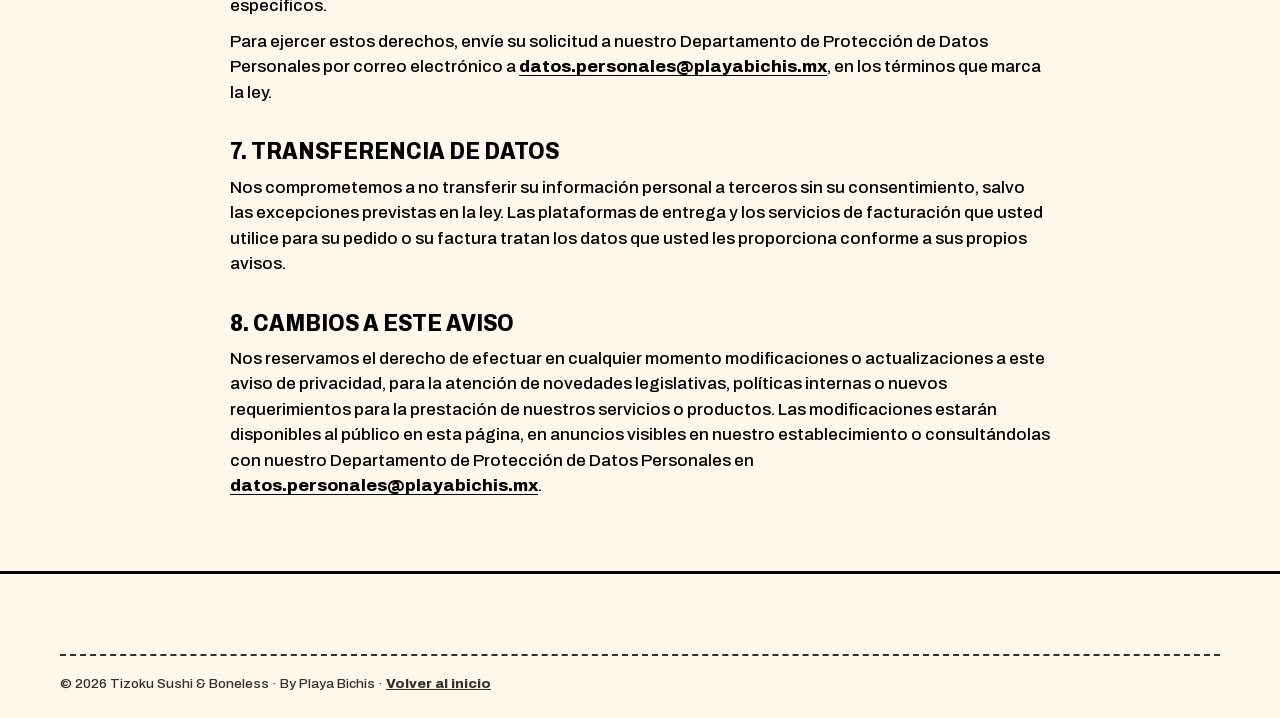
<file: aviso-de-privacidad.html>
<!doctype html>
<html lang="es-MX">
<head>
  <meta charset="utf-8">
  <meta name="viewport" content="width=device-width, initial-scale=1">
  <title>Aviso de privacidad · Tizoku</title>
  <meta name="description" content="Aviso de privacidad de Tizoku Sushi & Boneless.">
  <meta name="robots" content="index,follow">
  <link rel="canonical" href="https://sushi.tizoku.com/aviso-de-privacidad.html">
  <meta name="theme-color" content="#EE2F58">
  <link rel="icon" href="favicon.ico" sizes="any">
  <link rel="icon" href="assets/img/logos/icon-192.png" type="image/png">
  <link rel="stylesheet" href="css/styles.css?v=12">
</head>
<body class="legal-page">

<header class="site-header">
  <div class="wrap header-row">
    <a class="brand" href="index.html" aria-label="Tizoku, volver al inicio">
      <img class="brand-badge" src="assets/img/logos/round.png" alt="Tizoku Sushi and Boneless, Juárez, Chih. México" width="84" height="84">
    </a>
    <a class="btn btn--menu btn--sm legal-back" href="index.html"><span>← Volver al inicio</span></a>
  </div>
</header>

<main class="legal">
  <div class="wrap legal-wrap">
    <p class="eyebrow">Legal</p>
    <h1 class="h2">Aviso de <em>privacidad</em></h1>
    <p class="legal-date">Última actualización: 17 de noviembre de 2026</p>

    <!-- BORRADOR basado en el aviso de privacidad de Playa Bichis (2023). Debe revisarlo un abogado antes de darse por definitivo. -->

    <h2>1. Responsable del tratamiento de sus datos</h2>
    <p>PROPOLIALIMENTOS, S. DE R.L. DE C.V., conocido comercialmente como “PLAYA BICHIS” y que opera la marca “TIZOKU Sushi &amp; Boneless”, con domicilio en Av. Gómez Morín No. 8125, Col. Partido Senecú, C.P. 32400, Ciudad Juárez, Chihuahua, es responsable del tratamiento de sus datos personales, conforme a la Ley Federal de Protección de Datos Personales en Posesión de los Particulares.</p>

    <h2>2. Datos personales que podemos recabar</h2>
    <ul>
      <li><strong>Para tomar su pedido:</strong> nombre, número de teléfono, domicilio o referencias de entrega y comentarios sobre su pedido, cuando nos los proporciona por WhatsApp, por llamada telefónica o en el establecimiento.</li>
      <li><strong>Para facturar:</strong> nombre o razón social, RFC, domicilio fiscal, régimen fiscal, uso de CFDI y correo electrónico, cuando solicita una factura.</li>
      <li><strong>Para promociones y encuestas:</strong> nombre y datos de contacto, cuando usted decide participar.</li>
    </ul>
    <p>No solicitamos datos personales sensibles.</p>

    <h2>3. Para qué usamos sus datos</h2>
    <p>Su información personal será utilizada para: proveer los servicios y productos que ha solicitado; notificarle sobre nuevos servicios o productos relacionados con los ya adquiridos; comunicarle cambios en los mismos; elaborar estudios y programas necesarios para determinar hábitos de consumo; realizar evaluaciones periódicas de nuestros productos y servicios a efecto de mejorar su calidad; evaluar la calidad del servicio que brindamos y, en general, dar cumplimiento a las obligaciones que hemos contraído con usted.</p>

    <h2>4. Cómo recabamos sus datos</h2>
    <p>Podemos recabar sus datos personales cuando usted mismo nos los proporciona por diversos medios (WhatsApp, llamada telefónica, en nuestro establecimiento, al participar en promociones o al solicitar una factura), y cuando obtenemos información de otras fuentes permitidas por la ley, como las plataformas de entrega a domicilio a través de las cuales realiza su pedido.</p>

    <h2>5. Este sitio web, cookies y servicios de terceros</h2>
    <p>Este sitio web no tiene formularios ni cuentas de usuario, y no utiliza cookies propias ni herramientas de análisis o publicidad para darle seguimiento.</p>
    <p>El mapa de Google Maps solo se carga si usted lo elige al tocar el botón correspondiente. El sitio contiene además enlaces a servicios de terceros (WhatsApp, Uber Eats, Rappi, DiDi Food, Instagram, Facebook, TikTok y el portal de facturación). Esos servicios pueden utilizar cookies u otras tecnologías y tratan sus datos conforme a sus propios avisos de privacidad. Usted puede deshabilitar las cookies desde la configuración de su navegador.</p>

    <h2>6. Derechos de acceso, rectificación, cancelación y oposición (ARCO)</h2>
    <p>Usted tiene derecho a acceder a los datos personales que poseemos y a los detalles de su tratamiento, a rectificarlos si son inexactos o incompletos, a cancelarlos cuando considere que no se requieren para las finalidades señaladas, que están siendo utilizados para finalidades no consentidas o que ha terminado la relación de servicio, así como a oponerse al tratamiento de los mismos para fines específicos.</p>
    <p>Para ejercer estos derechos, envíe su solicitud a nuestro Departamento de Protección de Datos Personales por correo electrónico a <a href="mailto:datos.personales@playabichis.mx">datos.personales@playabichis.mx</a>, en los términos que marca la ley.</p>

    <h2>7. Transferencia de datos</h2>
    <p>Nos comprometemos a no transferir su información personal a terceros sin su consentimiento, salvo las excepciones previstas en la ley. Las plataformas de entrega y los servicios de facturación que usted utilice para su pedido o su factura tratan los datos que usted les proporciona conforme a sus propios avisos.</p>

    <h2>8. Cambios a este aviso</h2>
    <p>Nos reservamos el derecho de efectuar en cualquier momento modificaciones o actualizaciones a este aviso de privacidad, para la atención de novedades legislativas, políticas internas o nuevos requerimientos para la prestación de nuestros servicios o productos. Las modificaciones estarán disponibles al público en esta página, en anuncios visibles en nuestro establecimiento o consultándolas con nuestro Departamento de Protección de Datos Personales en <a href="mailto:datos.personales@playabichis.mx">datos.personales@playabichis.mx</a>.</p>
  </div>
</main>

<footer class="site-footer">
  <p class="copyright wrap">© 2026 Tizoku Sushi &amp; Boneless · By Playa Bichis · <a href="index.html">Volver al inicio</a></p>
</footer>

</body>
</html>
</file>
<file: css/styles.css>
/* ============================================================
   TIZOKU · estilos
   Estética: pop / neo-brutalista (contorno negro, sombra dura,
   halftone, rayos). Paleta oficial de marca.
   ============================================================ */

/* Archivo en instancias fijas (no variables): así se ve igual en iPhone, Android y escritorio.
   Archivo        = ancho normal (texto)      · 500 y 800
   Archivo Semi   = semicondensada 800        (botones, etiquetas)
   Archivo Cond   = condensada negra 900      (titulares)                                       */
@font-face { font-family: "Archivo"; src: url("../assets/fonts/archivo-500.woff2") format("woff2"); font-weight: 100 600; font-display: swap; }
@font-face { font-family: "Archivo"; src: url("../assets/fonts/archivo-800.woff2") format("woff2"); font-weight: 700 900; font-display: swap; }
@font-face { font-family: "Archivo Semi"; src: url("../assets/fonts/archivo-semi-800.woff2") format("woff2"); font-weight: 100 900; font-display: swap; }
@font-face { font-family: "Archivo Cond"; src: url("../assets/fonts/archivo-cond-900.woff2") format("woff2"); font-weight: 100 900; font-display: swap; }

/* Acento japonés (subset del PopRumKiwi, solo los glifos usados) */
@font-face {
  font-family: "JP Accent";
  src: url("../assets/fonts/jp-accent.woff2") format("woff2");
  font-display: swap;
}

:root {
  --watermelon: #EE2F58;
  --watermelon-2: #F4496C;   /* rayo claro del hero */
  --azure: #034CDF;
  --icy: #A6D4FC;
  --black: #000000;
  --floral: #FEF7EB;

  --ink: var(--black);
  --line: 3px;                       /* grosor de contorno */
  --shadow: 6px 6px 0 var(--black);  /* sombra dura */
  --radius: 14px;

  --font: "Archivo", "Arial Narrow", system-ui, -apple-system, "Segoe UI", sans-serif;
  --jp: "JP Accent", "Hiragino Sans", "Yu Gothic", sans-serif;

  --star: polygon(50.0% 0.0%,55.4% 9.4%,62.9% 1.7%,65.7% 12.1%,75.0% 6.7%,75.0% 17.5%,85.4% 14.6%,82.5% 25.0%,93.3% 25.0%,87.9% 34.3%,98.3% 37.1%,90.6% 44.6%,100.0% 50.0%,90.6% 55.4%,98.3% 62.9%,87.9% 65.7%,93.3% 75.0%,82.5% 75.0%,85.4% 85.4%,75.0% 82.5%,75.0% 93.3%,65.7% 87.9%,62.9% 98.3%,55.4% 90.6%,50.0% 100.0%,44.6% 90.6%,37.1% 98.3%,34.3% 87.9%,25.0% 93.3%,25.0% 82.5%,14.6% 85.4%,17.5% 75.0%,6.7% 75.0%,12.1% 65.7%,1.7% 62.9%,9.4% 55.4%,0.0% 50.0%,9.4% 44.6%,1.7% 37.1%,12.1% 34.3%,6.7% 25.0%,17.5% 25.0%,14.6% 14.6%,25.0% 17.5%,25.0% 6.7%,34.3% 12.1%,37.1% 1.7%,44.6% 9.4%);
}

*, *::before, *::after { box-sizing: border-box; }
html { scroll-behavior: smooth; scroll-padding-top: 84px; -webkit-text-size-adjust: 100%; }
body {
  margin: 0;
  font-family: var(--font);
  
  font-size: 1.0625rem;
  line-height: 1.5;
  color: var(--ink);
  background: var(--floral);
  -webkit-font-smoothing: antialiased;
}
img { max-width: 100%; height: auto; display: block; }
a { color: inherit; }
h1, h2, h3, p { margin: 0; }
.wrap { width: min(1160px, 100% - 32px); margin-inline: auto; }
.skip { position: absolute; left: -999px; top: 8px; background: var(--black); color: var(--floral); padding: 8px 14px; z-index: 100; border-radius: 8px; }
.skip:focus { left: 8px; }
:focus-visible { outline: 3px solid var(--azure); outline-offset: 3px; }

/* ---------- Texto de marca ---------- */
.jp { font-family: var(--jp); font-weight: 400; letter-spacing: .02em; }
.eyebrow {
  display: inline-flex; align-items: center; gap: .6em;
  font-weight: 800; font-family: "Archivo Cond", "Arial Narrow", sans-serif; text-transform: uppercase; letter-spacing: .08em; font-size: .95rem;
  background: var(--black); color: var(--floral);
  padding: .35em .8em; border-radius: 999px; margin-bottom: 18px;
}
.eyebrow .jp { color: var(--watermelon); font-size: 1.15em; }
.eyebrow--dark { background: var(--black); }
.h2 {
  font-size: clamp(2.4rem, 8vw, 4.6rem);
  font-weight: 900; font-family: "Archivo Cond", "Arial Narrow", sans-serif; text-transform: uppercase; line-height: .95; letter-spacing: -.01em;
}
.h2 em { font-style: normal; color: var(--watermelon); -webkit-text-stroke: 0; }
.h2--light { color: var(--floral); }
.hl { color: var(--watermelon); }
.lead { margin-top: 14px; max-width: 54ch; font-size: 1.15rem; }
.lead--light { color: var(--floral); }
.fineprint { margin-top: 22px; font-size: .85rem; opacity: .8; }
.fineprint--light { color: var(--floral); }

/* ---------- Botones ---------- */
.btn {
  --bg: var(--floral); --fg: var(--black);
  display: inline-flex; align-items: center; justify-content: center; gap: .55em;
  min-height: 48px; padding: .6em 1.2em;
  font: inherit; font-weight: 800; font-family: "Archivo Semi", "Arial", sans-serif; text-transform: uppercase; letter-spacing: .03em; font-size: 1rem; line-height: 1.1;
  color: var(--fg); background: var(--bg);
  border: var(--line) solid var(--black); border-radius: 12px;
  box-shadow: 4px 4px 0 var(--black);
  text-decoration: none; cursor: pointer;
  transition: transform .12s ease, box-shadow .12s ease;
}
.btn:hover { transform: translate(-2px, -2px); box-shadow: 6px 6px 0 var(--black); }
.btn:active { transform: translate(3px, 3px); box-shadow: 1px 1px 0 var(--black); }
.btn .ico { width: 1.35em; height: 1.35em; flex: none; }
.btn--wa { --bg: var(--watermelon); --fg: var(--black); }
.btn--call { --bg: var(--floral); --fg: var(--black); }
.btn--ghost { --bg: var(--icy); }
.btn--menu { --bg: var(--azure); --fg: var(--floral); }
.hero-menu { margin-top: 26px; }
.hero-menu + .cta-row { margin-top: 14px; }
@media (max-width: 859px) { .hero-menu { width: 100%; } }
.btn--sm { min-height: 42px; padding: .4em .9em; font-size: .9rem; box-shadow: 3px 3px 0 var(--black); }
.btn--lg { min-height: 58px; padding: .7em 1.4em; font-size: 1.1rem; }
.ico { display: inline-block; fill: currentColor; }
.hero-link .ico { width: 1em; height: 1em; }

/* ---------- Header ---------- */
.site-header {
  position: sticky; top: 0; z-index: 50;
  background: var(--floral); border-bottom: var(--line) solid var(--black);
}
.header-row { display: flex; align-items: center; gap: 16px; min-height: 68px; }
.brand { position: relative; z-index: 2; display: block; }
/* Logo redondo (insignia roja, como el avatar de Instagram) */
.brand-badge {
  display: block; width: 60px; height: 60px; border-radius: 50%;
  filter: drop-shadow(3px 3px 0 var(--black)); transition: transform .15s;
}
.brand:hover .brand-badge { transform: rotate(-6deg) scale(1.04); }
@media (min-width: 860px) {
  .brand-badge { width: 92px; height: 92px; margin-bottom: -34px; margin-top: 4px; filter: drop-shadow(4px 4px 0 var(--black)); }
}
.nav { display: none; margin-left: auto; gap: 6px; }
.nav a {
  text-decoration: none; font-weight: 800; font-family: "Archivo Semi", "Arial", sans-serif; text-transform: uppercase; letter-spacing: .04em;
  padding: .5em .8em; border-radius: 10px;
}
.nav a:hover { background: var(--icy); }
.burger {
  margin-left: auto;
  width: 46px; height: 46px; display: grid; place-content: center; gap: 5px;
  background: var(--azure); border: var(--line) solid var(--black); border-radius: 12px; cursor: pointer;
  box-shadow: 3px 3px 0 var(--black);
}
.burger:active { transform: translate(2px, 2px); box-shadow: 1px 1px 0 var(--black); }
.burger span { width: 22px; height: 3px; background: var(--floral); border-radius: 2px; transition: transform .2s, opacity .2s; }
.burger[aria-expanded="true"] span:nth-child(1) { transform: translateY(8px) rotate(45deg); }
.burger[aria-expanded="true"] span:nth-child(2) { opacity: 0; }
.burger[aria-expanded="true"] span:nth-child(3) { transform: translateY(-8px) rotate(-45deg); }
@media (max-width: 859px) {
  .nav {
    position: absolute; left: 0; right: 0; top: 100%;
    background: var(--floral); border-bottom: var(--line) solid var(--black);
    flex-direction: column; padding: 8px 16px 16px; margin: 0;
  }
  .nav.open { display: flex; }
  .nav a { font-size: 1.3rem; padding: .7em .4em; border-bottom: 2px dashed var(--black); border-radius: 0; }
}
@media (min-width: 860px) {
  .nav { display: flex; }
  .burger { display: none; }
}
/* En móvil la barra inferior ya trae WhatsApp y Llamar: el hero no los repite */
@media (max-width: 859px) {
  .hero .cta-row { display: none; }
  .hero-link { margin-top: 26px; }
}

/* ---------- Hero ---------- */
.hero {
  position: relative; overflow: hidden; color: var(--black);
  background: repeating-conic-gradient(from 0deg at 70% 70%, var(--watermelon) 0 6deg, var(--watermelon-2) 6deg 12deg);
  border-bottom: var(--line) solid var(--black);
  padding: 36px 0 0;
}
.hero::after { /* halftone */
  content: ""; position: absolute; inset: 0; pointer-events: none; opacity: .18;
  background-image: radial-gradient(var(--black) 1.4px, transparent 1.6px); background-size: 9px 9px;
  mask-image: linear-gradient(to bottom, #000 0, transparent 45%);
}
.hero-grid { position: relative; z-index: 2; display: grid; gap: 40px; align-items: center; }
/* Mazo de polaroids: la de al frente es grande; al avanzar, sale volando y pasa al fondo.
   El JS (main.js) pone data-p="0..3" según la posición en el mazo. */
.hero-polaroids {
  position: absolute; z-index: 1; right: max(2%, calc((100% - 1160px) / 2)); top: 50%;
  width: clamp(300px, 34vw, 470px); aspect-ratio: 1 / 1.16; transform: translateY(-50%);
  cursor: pointer; touch-action: pan-y; -webkit-tap-highlight-color: transparent; user-select: none;
}
.pol {
  position: absolute; left: 7%; top: 3%; width: 86%; height: auto; display: block;
  border: var(--line) solid var(--black); box-shadow: 6px 6px 0 var(--black);
  background: var(--floral); -webkit-user-drag: none;
  transition: transform .65s cubic-bezier(.2, .8, .2, 1), opacity .4s ease; will-change: transform;
}
.pol[data-p="0"] { transform: rotate(-3deg); z-index: 4; }
.pol[data-p="1"] { transform: translate(5%, -1%) rotate(4deg); z-index: 3; }
.pol[data-p="2"] { transform: translate(-4%, 2%) rotate(-7deg); z-index: 2; }
.pol[data-p="3"] { transform: translate(3%, 3%) rotate(8deg); z-index: 1; }
.pol.is-out { transform: translate(78%, -10%) rotate(20deg); opacity: 0; z-index: 5; }
.pol.no-trans { transition: none; }
/* Puntitos para elegir foto (la zona de toque es más grande que el punto) */
.pol-dots { position: absolute; z-index: 6; left: 0; right: 0; bottom: -36px; display: flex; justify-content: center; gap: 14px; }
.pol-dots button {
  position: relative; width: 16px; height: 16px; padding: 0; cursor: pointer;
  background: var(--floral); border: var(--line) solid var(--black); border-radius: 50%;
}
.pol-dots button::after { content: ""; position: absolute; inset: -10px; }
.pol-dots button[aria-current="true"] { background: var(--black); }
.pol-dots button:focus-visible { outline: 3px solid var(--azure); outline-offset: 3px; }
.hero-title {
  display: grid; font-weight: 900; font-family: "Archivo Cond", "Arial Narrow", sans-serif; text-transform: uppercase;
  font-size: clamp(3.4rem, 17vw, 7rem); line-height: .9; letter-spacing: -.01em;
  color: var(--floral);
  filter: drop-shadow(4px 4px 0 rgba(0,0,0,.9));
}
/* Logotipo "Tizoku" (con 寿司) en lugar del texto; su tamaño sigue al del titular */
.hero-title .hero-logo { display: block; justify-self: start; width: 4.5em; max-width: none; height: auto; margin-top: .1em; }
/* La "O" de TIZOKU: arco redondeado con barra debajo, como en el logo */
.o-glyph {
  position: relative; display: inline-block; width: .66em; height: .7em; margin-inline: .03em;
}
.o-glyph::before {
  content: ""; position: absolute; left: 0; right: 0; top: 0; height: .46em;
  border: .15em solid currentColor; border-bottom: 0; border-radius: .34em .34em 0 0;
}
.o-glyph::after {
  content: ""; position: absolute; left: 0; right: 0; bottom: 0; height: .15em; background: currentColor;
}
.hero-sub { margin-top: 22px; max-width: 46ch; font-size: 1.2rem; font-weight: 500; }
.hero-sub strong { display: inline-block; margin-top: .5em; font-weight: 900; font-family: "Archivo Semi", "Arial", sans-serif; text-transform: uppercase; letter-spacing: .02em; font-size: 1.15em; }
.cta-row { display: flex; flex-wrap: wrap; gap: 14px; margin-top: 26px; }
.hero-link {
  display: inline-flex; align-items: center; gap: .4em; margin-top: 22px;
  font-weight: 800; text-decoration: underline; text-underline-offset: 4px; text-decoration-thickness: 3px;
}
.hero-art { position: relative; padding: 18px 8px 40px; }
.photo { margin: 0; border: 4px solid var(--black); border-radius: 18px; overflow: hidden; background: var(--black); }
.photo img { width: 100%; height: 100%; object-fit: cover; }
.photo--hero { transform: rotate(2.5deg); box-shadow: 12px 12px 0 var(--azure), 12px 12px 0 4px var(--black); aspect-ratio: 5 / 4; }
.mascot {
  position: absolute; left: -6px; bottom: -6px; width: clamp(120px, 34%, 200px);
  filter: drop-shadow(5px 5px 0 var(--black)); transform: rotate(-6deg);
}
.sticker { position: absolute; width: clamp(70px, 18%, 120px); filter: drop-shadow(4px 4px 0 rgba(0,0,0,.9)); }
.st-1 { right: -4px; top: -6px; transform: rotate(12deg); }
.st-2 { right: 6%; bottom: -10px; width: clamp(90px, 24%, 150px); transform: rotate(-8deg); }

/* Starburst */
.burst {
  --bg: var(--azure); --fg: var(--floral);
  position: relative; display: grid; place-content: center; text-align: center;
  width: 118px; aspect-ratio: 1; color: var(--fg);
  filter: drop-shadow(4px 4px 0 var(--black));
}
.burst::before { content: ""; position: absolute; inset: 0; background: var(--black); clip-path: var(--star); }
.burst::after  { content: ""; position: absolute; inset: 5.5%; background: var(--bg); clip-path: var(--star); }
.burst > * { position: relative; z-index: 1; line-height: 1; }
.burst b { font-size: 2.1rem; font-weight: 900; font-family: "Archivo Cond", "Arial Narrow", sans-serif; }
.burst small { font-size: .78rem; font-weight: 800; font-family: "Archivo Semi", "Arial", sans-serif; text-transform: uppercase; margin-top: 2px; }
.burst--hero { position: absolute; z-index: 2; right: 10px; top: 10px; width: 88px; transform: rotate(8deg); --bg: var(--azure); }
/* Móvil: texto a la izquierda, modelo a la derecha y sello de la promo del día sobre ella */
@media (max-width: 859px) {
  .hero { padding-bottom: 0; min-height: 0; }
  .hero-title { font-size: clamp(2.8rem, 14vw, 4.6rem); }
  .hero-title .hero-logo { width: 3.6em; } /* más angosto para no tapar los puntitos del mazo */
  .hero-copy { padding-bottom: 28px; }
  /* Título: 5 filas (NO ES / CUALQUIER / ROLLO. / ES UN / TIZOKU). Las filas cortas dejan libre la columna derecha. */
  .hero-menu, .hero-link { display: flex; }
  .hero-sub { font-size: 1.02rem; line-height: 1.35; margin-top: 52px; }
  .hero-sub strong { margin-top: .3em; }
  .hero-menu { margin-top: 16px; min-height: 52px; }
  .hero-link { margin-top: 12px; font-size: .82rem; }
  .hero-link .ico { display: none; }
  .hero-copy { padding-bottom: 14px; }
  .ticker-track { padding: 8px 0; }
  /* Celular: el mazo va en la columna derecha, junto al titular */
  .hero-polaroids { right: 6px; top: calc(36px + 5vw); width: 50vw; max-width: 230px; transform: none; }
  .pol { box-shadow: 4px 4px 0 var(--black); }
  .pol-dots { bottom: -30px; }
  /* Sello de la promo del día: arriba a la derecha, junto a "NO ES" */
  /* Sobre el pecho de la modelo (lejos del titular, aunque el teléfono muestre letras más anchas) */
  .burst--hero { display: grid; right: -2px; top: 22px; bottom: auto; width: min(22vw, 96px); z-index: 7; }
  .burst--hero b { font-size: clamp(1.3rem, 6.4vw, 1.9rem); }
  .burst--hero small { font-size: .56rem; }
}
.burst--hero b { font-size: 1.7rem; }
.burst--hero small { font-size: .62rem; }
.burst--blue { --bg: var(--azure); }
.burst--red { --bg: var(--watermelon); --fg: var(--black); }

@media (min-width: 900px) {
  .hero-title { font-size: clamp(3.8rem, 6vw, 5.8rem); }
  .hero { padding: 56px 0 84px; min-height: min(86vh, 760px); display: grid; align-items: center; }
  .hero-grid { max-width: 620px; margin-inline: 0 auto; }
  .hero .wrap { margin-left: max(16px, calc((100% - 1160px) / 2)); }
  .burst { width: 140px; }
  .burst--hero { top: 6px; bottom: auto; right: auto; left: clamp(360px, 33vw, 470px); width: 140px; } /* relativo a .hero-grid: a la derecha del titular */
}

/* ---------- Cinta ---------- */
.ticker { position: relative; background: var(--black); color: var(--floral); overflow: hidden; border-block: var(--line) solid var(--black); }
/* Degradado en los bordes: el texto entra y sale suave en vez de verse cortado */
.ticker::before, .ticker::after { content: ""; position: absolute; top: 0; bottom: 0; width: clamp(28px, 8vw, 110px); z-index: 1; pointer-events: none; }
.ticker::before { left: 0; background: linear-gradient(90deg, var(--black), transparent); }
.ticker::after { right: 0; background: linear-gradient(270deg, var(--black), transparent); }
/* Sin "gap": el espacio va como margen de cada pieza, así las 3 copias miden lo mismo y el lazo no da salto */
.ticker-track { display: flex; align-items: center; width: max-content; padding: 12px 0; animation: tick 38s linear infinite; }
.ticker span { margin-right: 22px; font-weight: 900; font-family: "Archivo Cond", "Arial Narrow", sans-serif; text-transform: uppercase; font-size: 1.3rem; line-height: 1.2; letter-spacing: .04em; white-space: nowrap; }
.ticker i { margin-right: 22px; color: var(--watermelon); font-style: normal; font-size: 1.3rem; line-height: 1.2; }
@keyframes tick { to { transform: translateX(-33.333%); } }

/* ---------- Secciones ---------- */
.section { padding: 64px 0 72px; }
.section--cream { background: var(--floral); }
.section--azure {
  background:
    radial-gradient(rgba(255,255,255,.14) 1.5px, transparent 1.8px) 0 0 / 11px 11px,
    var(--azure);
  border-block: var(--line) solid var(--black);
}
.section--black { background: var(--black); color: var(--floral); }
.section--icy { background: var(--icy); border-block: var(--line) solid var(--black); }
/* En "Pedir" las tarjetas van en crema para que resalten sobre el fondo azul claro */
.section--icy .order { background: var(--floral); }
.section--icy .order--wa { background: var(--watermelon); }
.section-head { margin-bottom: 32px; }
.section-head--light { color: var(--floral); }
@media (min-width: 900px) { .section { padding: 88px 0 96px; } }

/* ---------- Pedir ---------- */
.order-grid { display: grid; gap: 18px; grid-template-columns: 1fr; }
.order {
  position: relative; display: grid; gap: 6px; align-content: space-between; min-height: 150px;
  padding: 20px 22px; text-decoration: none;
  background: var(--icy); color: var(--black);
  border: 4px solid var(--black); border-radius: 18px; box-shadow: 7px 7px 0 var(--black);
  transition: transform .12s, box-shadow .12s;
}
.order:hover { transform: translate(-3px, -3px); box-shadow: 10px 10px 0 var(--black); }
.order:active { transform: translate(4px, 4px); box-shadow: 2px 2px 0 var(--black); }
.order small { font-weight: 800; font-family: "Archivo Semi", "Arial", sans-serif; text-transform: uppercase; letter-spacing: .08em; font-size: .8rem; }
.order strong { font-size: clamp(1.9rem, 6vw, 2.6rem); font-weight: 900; font-family: "Archivo Cond", "Arial Narrow", sans-serif; text-transform: uppercase; line-height: .95; }
.order .go { display: inline-flex; align-items: center; gap: .4em; font-weight: 800; text-transform: uppercase; font-family: "Archivo Semi", "Arial", sans-serif; }
.order .go .ico { width: 1.2em; height: 1.2em; }
.order--wa { background: var(--watermelon); }
.order .big-ico { position: absolute; right: 16px; bottom: 14px; width: 46px; height: 46px; }
.order--call { background: var(--black); color: var(--floral); }
.section--icy .order--call { background: var(--black); }
.order--call .go { color: var(--watermelon); }
/* Orden: llamar y WhatsApp arriba, grandes; plataformas debajo */
@media (min-width: 640px) {
  .order-grid { grid-template-columns: repeat(6, 1fr); }
  .order--call, .order--wa { grid-column: span 3; min-height: 170px; }
  .order--app { grid-column: span 2; }
}

/* ---------- Combo ---------- */
.combo {
  background: var(--black); color: var(--floral); padding: 64px 0 72px; position: relative; overflow: hidden;
}
.combo::before {
  content: ""; position: absolute; inset: 0; opacity: .18;
  background: repeating-conic-gradient(from 0deg at 80% 50%, var(--watermelon) 0 5deg, transparent 5deg 10deg);
}
.combo-grid { position: relative; display: grid; gap: 40px; align-items: center; }
.combo-note { margin: -8px 0 26px; max-width: 42ch; font-size: 1.05rem; opacity: .9; }
.combo-line { margin: 20px 0 20px; font-size: clamp(1.3rem, 4.4vw, 1.9rem); line-height: 1.25; font-weight: 500; }
.combo-line b { color: var(--watermelon); padding-inline: .15em; }
.combo-line strong { font-weight: 900; font-family: "Archivo Semi", "Arial", sans-serif; text-transform: uppercase; }
.combo-art { position: relative; padding: 0 10px 28px 0; }
/* Charola recortada (sin fondo): la sombra dura sigue la silueta */
.combo-tray { display: block; width: 100%; max-width: 560px; height: auto; margin-inline: auto; transform: rotate(-3deg); filter: drop-shadow(10px 10px 0 var(--watermelon)); }
.burst--combo { position: absolute; right: -6px; bottom: -6px; width: 138px; --bg: var(--watermelon); --fg: var(--black); transform: rotate(8deg); }
.burst--combo b { font-size: 2.4rem; }
@media (min-width: 900px) { .combo-grid { grid-template-columns: 1fr 1fr; gap: 64px; } .burst--combo { width: 160px; } }

/* ---------- Menú ---------- */
/* Pista encima de las categorías */
.chips-hint {
  margin: 0 0 10px; color: var(--floral);
  font-family: "Archivo Semi", "Arial", sans-serif; font-weight: 800; font-size: .85rem; letter-spacing: .08em; text-transform: uppercase;
}
.chips-hint-arrow { display: inline-block; margin-left: .25em; color: var(--icy); font-size: 1.15em; line-height: 1; animation: hint-bounce 1.3s ease-in-out infinite; }
@keyframes hint-bounce { 0%, 100% { transform: translateY(0); } 50% { transform: translateY(4px); } }
@media (prefers-reduced-motion: reduce) { .chips-hint-arrow { animation: none; } }
@media (min-width: 860px) { .chips-hint { text-align: center; } }
.menu-chips {
  position: sticky; top: 68px; z-index: 20;
  margin: 0 -16px 26px;
  background: var(--azure); border-block: var(--line) solid var(--black);
}
.chips-track { display: flex; gap: 10px; overflow-x: auto; scrollbar-width: none; padding: 12px 16px; scroll-padding-inline: 16px; }
.chips-track::-webkit-scrollbar { display: none; }
/* Degradado + flecha en los bordes para avisar que se desliza */
.menu-chips::before, .menu-chips::after {
  content: ""; position: absolute; top: 0; bottom: 0; width: 64px; z-index: 1; pointer-events: none; opacity: 0; transition: opacity .2s;
}
.menu-chips::before { left: 0; background: linear-gradient(to right, var(--azure) 25%, transparent); }
.menu-chips::after { right: 0; background: linear-gradient(to left, var(--azure) 25%, transparent); }
.menu-chips.can-left::before, .menu-chips.can-right::after { opacity: 1; }
.chips-arrow {
  position: absolute; top: 50%; z-index: 2; width: 40px; height: 40px; margin-top: -20px; padding: 0 0 4px;
  display: none; place-items: center; font: inherit; font-size: 1.8rem; font-weight: 900; line-height: 1; cursor: pointer;
  color: var(--black); background: var(--watermelon); border: var(--line) solid var(--black); border-radius: 50%; box-shadow: 2px 2px 0 var(--black);
}
.chips-arrow--l { left: 6px; }
.chips-arrow--r { right: 6px; animation: nudge 1.3s ease-in-out infinite; }
.menu-chips.can-left .chips-arrow--l, .menu-chips.can-right .chips-arrow--r { display: grid; }
@keyframes nudge { 0%, 100% { transform: translateX(0); } 50% { transform: translateX(4px); } }
@media (prefers-reduced-motion: reduce) { .chips-arrow--r { animation: none; } }
.chip {
  flex: none; font: inherit; font-weight: 800; font-family: "Archivo Semi", "Arial", sans-serif; text-transform: uppercase; letter-spacing: .03em; font-size: .95rem;
  min-height: 42px; padding: .4em 1em; cursor: pointer; white-space: nowrap;
  color: var(--black); background: var(--floral); border: var(--line) solid var(--black); border-radius: 999px;
  box-shadow: 3px 3px 0 var(--black); transition: transform .12s, box-shadow .12s, background .12s;
}
.chip:hover { transform: translate(-1px, -1px); box-shadow: 4px 4px 0 var(--black); }
.chip:active { transform: translate(2px, 2px); box-shadow: 1px 1px 0 var(--black); }
.chip.is-active { background: var(--watermelon); }
@media (min-width: 860px) { .menu-chips { justify-content: center; margin-inline: 0; border-radius: 14px; border: var(--line) solid var(--black); top: 76px; } }
.menu-actions { display: flex; flex-wrap: wrap; gap: 12px; margin-bottom: 36px; }
.menu-scroll { display: grid; gap: 28px; justify-items: center; }
.menu-page {
  width: min(100%, 560px); padding: 0; margin: 0; cursor: zoom-in;
  background: var(--floral); border: 4px solid var(--black); border-radius: 18px; overflow: hidden;
  box-shadow: 10px 10px 0 var(--black);
  display: block;
}
.menu-page img { width: 100%; height: auto; aspect-ratio: 9 / 16; background: var(--floral); }
.menu-page:focus-visible { outline-color: var(--icy); }
.menu-actions + .menu-scroll { margin-top: 0; }

/* Menú en texto (para lectores de pantalla y buscadores) */
.menu-text { margin: 36px auto 0; max-width: 560px; background: var(--floral); color: var(--black); border: 4px solid var(--black); border-radius: 18px; box-shadow: 8px 8px 0 var(--black); }
.menu-text summary { cursor: pointer; padding: 16px 20px; font-family: "Archivo Semi", "Arial", sans-serif; font-weight: 800; text-transform: uppercase; font-size: 1.05rem; list-style: none; display: flex; justify-content: space-between; align-items: center; gap: 12px; }
.menu-text summary::-webkit-details-marker { display: none; }
.menu-text summary::after { content: "+"; font-size: 1.6rem; line-height: 1; }
.menu-text[open] summary::after { content: "–"; }
.menu-text-body { padding: 0 20px 22px; border-top: 3px dashed var(--black); }
.menu-text h3 { margin: 22px 0 6px; font-family: "Archivo Cond", "Arial Narrow", sans-serif; font-weight: 900; text-transform: uppercase; font-size: 1.7rem; line-height: 1; color: var(--watermelon); }
.menu-text ul { list-style: none; margin: 0; padding: 0; }
.menu-text li { padding: 10px 0; border-bottom: 1px dashed rgba(0,0,0,.35); }
.mt-row { display: flex; align-items: baseline; gap: 8px; flex-wrap: wrap; }
.mt-row strong { font-family: "Archivo Semi", "Arial", sans-serif; font-weight: 800; text-transform: uppercase; }
.mt-price { margin-left: auto; font-weight: 800; }
.mt-tag { font-size: .7rem; font-weight: 800; background: var(--azure); color: var(--floral); border-radius: 999px; padding: 1px 8px; }
.mt-desc { display: block; margin-top: 2px; font-size: .95rem; opacity: .9; }
.mt-note { margin-top: 18px; font-size: .85rem; opacity: .8; }

/* ---------- Promos ---------- */
.promo-grid { display: grid; gap: 26px; }
.promo {
  position: relative; padding: 28px 24px 26px; border: 4px solid var(--black); border-radius: 18px;
  box-shadow: 9px 9px 0 var(--black); overflow: visible;
}
.promo--red { background: var(--watermelon); box-shadow: 9px 9px 0 var(--azure), 9px 9px 0 4px var(--black); }
.promo--blue { background: var(--azure); color: var(--floral); box-shadow: 9px 9px 0 var(--watermelon), 9px 9px 0 4px var(--black); }
.promo .burst { position: absolute; right: 12px; top: -28px; width: 120px; transform: rotate(8deg); }
.promo h3 {
  font-size: clamp(1.9rem, 6.4vw, 2.7rem); font-weight: 900; font-family: "Archivo Cond", "Arial Narrow", sans-serif; text-transform: uppercase; line-height: .98;
  max-width: 62%;
}
.promo p { margin-top: 14px; max-width: 40ch; font-weight: 500; }
.promo-today {
  position: absolute; left: 18px; top: -16px; background: var(--black); color: var(--floral);
  font-weight: 900; font-family: "Archivo Cond", "Arial Narrow", sans-serif; text-transform: uppercase; padding: .2em .8em; border-radius: 999px; letter-spacing: .05em;
  border: 3px solid var(--floral);
}
.promo.is-today { transform: translateY(-4px) scale(1.01); }
@media (min-width: 800px) { .promo-grid { grid-template-columns: 1fr 1fr; gap: 40px; } }

/* ---------- Galería ---------- */
.gallery { background: var(--icy); border-block: var(--line) solid var(--black); padding: 56px 0 64px; }
.gallery-grid { display: grid; gap: 18px; grid-template-columns: 1fr 1fr; }
.g { margin: 0; border: 4px solid var(--black); border-radius: 16px; overflow: hidden; box-shadow: 6px 6px 0 var(--black); background: var(--black); aspect-ratio: 1; }
.g img { width: 100%; height: 100%; object-fit: cover; }
.g1 { transform: rotate(-1.5deg); } .g2 { transform: rotate(1.5deg); } .g3 { transform: rotate(1deg); } .g4 { transform: rotate(-1deg); }
@media (min-width: 900px) { .gallery-grid { grid-template-columns: repeat(4, 1fr); gap: 26px; } }
.social-row { display: flex; flex-wrap: wrap; gap: 12px; margin-top: 40px; justify-content: center; }
/* Sin fotos arriba: franja compacta solo con las redes */
.gallery--social { padding: 40px 0 44px; }
.gallery--social .social-row { margin-top: 0; }
.pill {
  text-decoration: none; font-weight: 800; font-family: "Archivo Semi", "Arial", sans-serif; text-transform: uppercase; letter-spacing: .04em;
  padding: .55em 1.1em; background: var(--floral); border: var(--line) solid var(--black); border-radius: 999px; box-shadow: 3px 3px 0 var(--black);
}
.pill:hover { background: var(--black); color: var(--floral); }
.pill--red { background: var(--watermelon); }
.pill--red:hover { background: var(--black); }

/* ---------- Ubicaciones ---------- */
.loc-list { display: grid; gap: 40px; }
.loc { display: grid; gap: 22px; }
.loc-card {
  background: var(--floral); color: var(--black); border: 4px solid var(--floral); border-radius: 18px; padding: 26px 24px;
  box-shadow: 9px 9px 0 var(--watermelon); align-self: start;
}
.loc-tag { display: inline-block; background: var(--watermelon); color: var(--black); font-weight: 900; font-family: "Archivo Cond", "Arial Narrow", sans-serif; text-transform: uppercase; padding: .2em .7em; border: 3px solid var(--black); border-radius: 999px; letter-spacing: .04em; }
.loc-card h3 { margin-top: 12px; font-size: clamp(2.2rem, 7vw, 3.2rem); font-weight: 900; font-family: "Archivo Cond", "Arial Narrow", sans-serif; text-transform: uppercase; line-height: .95; }
.loc-card dl { margin: 18px 0 22px; display: grid; gap: 12px; }
.loc-card dt { font-weight: 900; font-family: "Archivo Semi", "Arial", sans-serif; text-transform: uppercase; font-size: .8rem; letter-spacing: .08em; opacity: .7; }
.loc-card dd { margin: 2px 0 0; font-weight: 500; }
.loc-card dd a { font-weight: 800; }
.loc-actions { display: flex; flex-wrap: wrap; gap: 12px; }
.loc--soon .loc-card { border-style: dashed; box-shadow: 9px 9px 0 var(--azure); max-width: 560px; }
.loc--soon .loc-tag { background: var(--icy); }
.loc-soon { margin: 16px 0 22px; font-weight: 500; }
.map {
  border: 4px solid var(--floral); border-radius: 18px; overflow: hidden; min-height: 320px; background: #222;
  box-shadow: 9px 9px 0 var(--azure);
}
.map iframe { width: 100%; height: 100%; min-height: 320px; border: 0; display: block; }
/* Mapa en espera: pregunta con qué app verlo */
.map--ask {
  display: grid; place-items: center; padding: 24px; text-align: center;
  background: radial-gradient(rgba(255,255,255,.13) 1.5px, transparent 1.8px) 0 0 / 11px 11px, var(--azure);
}
.map-ask { display: grid; justify-items: center; gap: 10px; max-width: 360px; }
.map-ask .map-ico { width: 54px; height: 54px; color: var(--floral); }
.map-ask strong { font-family: "Archivo Cond", "Arial Narrow", sans-serif; font-weight: 900; text-transform: uppercase; font-size: clamp(1.7rem, 6vw, 2.2rem); line-height: .95; }
.map-ask p { font-size: .95rem; opacity: .95; }
.map-choices { display: flex; flex-wrap: wrap; gap: 12px; justify-content: center; margin-top: 8px; }
@media (min-width: 900px) { .loc { grid-template-columns: .85fr 1.15fr; gap: 44px; } .map, .map iframe { min-height: 420px; } }

/* ---------- Footer ---------- */
.site-footer { background: var(--floral); border-top: var(--line) solid var(--black); padding: 48px 0 24px; }
.footer-grid { display: grid; gap: 28px; align-items: center; }
.footer-logo { width: 150px; }
.footer-big { font-size: clamp(1.8rem, 6vw, 2.6rem); font-weight: 900; font-family: "Archivo Cond", "Arial Narrow", sans-serif; text-transform: uppercase; line-height: 1; }
.footer-phone { display: inline-block; margin-top: 6px; font-size: 1.6rem; font-weight: 800; }
.footer-small { margin-top: 10px; opacity: .85; }
.footer-billing { margin-top: 14px; }
.footer-nav { display: flex; flex-wrap: wrap; gap: 6px 18px; }
.footer-nav a { font-weight: 800; font-family: "Archivo Semi", "Arial", sans-serif; text-transform: uppercase; }
.copyright { margin-top: 32px; padding-top: 18px; border-top: 2px dashed var(--black); font-size: .85rem; opacity: .8; }
@media (min-width: 900px) { .footer-grid { grid-template-columns: auto 1fr auto; gap: 48px; } .footer-nav { max-width: 280px; } }

/* ---------- Página legal (aviso de privacidad) ---------- */
.legal-page { padding-bottom: 0; }
.legal-back { margin-left: auto; }
.legal { padding: 48px 0 72px; }
.legal-wrap { max-width: 820px; }
.legal-date { margin-top: 12px; opacity: .75; font-size: .95rem; }
.legal h2:not(.h2) { margin: 34px 0 10px; font-size: 1.5rem; font-weight: 800; font-family: "Archivo Semi", "Arial", sans-serif; text-transform: uppercase; line-height: 1.05; }
.legal p, .legal li { margin-top: 10px; }
.legal ul { padding-left: 1.2em; }
.legal a { font-weight: 700; text-underline-offset: 3px; }
.copyright a { font-weight: 800; }

/* ---------- Barra flotante ---------- */
.float-bar {
  position: fixed; z-index: 40; left: 0; right: 0; bottom: 0;
  display: grid; grid-template-columns: 1fr 1fr; gap: 10px;
  padding: 10px 12px calc(10px + env(safe-area-inset-bottom));
  background: var(--floral); border-top: var(--line) solid var(--black);
}
.float-bar .btn { min-height: 52px; padding-inline: .6em; font-size: .95rem; }
body { padding-bottom: 76px; }
@media (min-width: 860px) {
  body { padding-bottom: 0; }
  .float-bar { left: auto; right: 22px; bottom: 22px; grid-template-columns: 1fr; padding: 0; background: none; border: 0; gap: 12px; }
  .float-bar .btn { min-height: 54px; }
  .float-bar .btn--call { display: none; }
  /* En escritorio aparece solo al salir del hero (ahí ya están los botones grandes) */
  .float-bar { opacity: 0; transform: translateY(12px); pointer-events: none; transition: opacity .2s, transform .2s; }
  .float-bar.show { opacity: 1; transform: none; pointer-events: auto; }
}

/* ---------- Botón "volver arriba" ---------- */
.to-top {
  position: fixed; z-index: 39; right: 14px; bottom: calc(86px + env(safe-area-inset-bottom));
  width: 48px; height: 48px; display: grid; place-items: center; cursor: pointer;
  background: var(--floral); color: var(--black);
  border: var(--line) solid var(--black); border-radius: 50%; box-shadow: 3px 3px 0 var(--black);
  opacity: 0; transform: translateY(12px); pointer-events: none; transition: opacity .2s, transform .2s;
}
.to-top.show { opacity: 1; transform: none; pointer-events: auto; }
.to-top svg { width: 22px; height: 22px; }
.to-top:hover { background: var(--icy); }
.to-top:focus-visible { outline: 3px solid var(--azure); outline-offset: 3px; }
@media (min-width: 860px) {
  .to-top { right: 30px; bottom: 96px; } /* encima del botón flotante de WhatsApp */
}

/* ---------- Visor ---------- */
.lightbox { border: 4px solid var(--black); border-radius: 18px; padding: 0; background: var(--floral); max-width: min(92vw, 560px); max-height: 94vh; overflow: auto; box-shadow: 10px 10px 0 var(--watermelon); }
.lightbox::backdrop { background: rgba(0,0,0,.78); }
.lightbox img { width: 100%; height: auto; }
.lightbox-close {
  position: sticky; top: 10px; float: right; margin: 10px 10px -52px 0; z-index: 2;
  width: 44px; height: 44px; font-size: 1.2rem; font-weight: 900; cursor: pointer;
  background: var(--watermelon); border: 3px solid var(--black); border-radius: 50%;
}

/* ---------- Movimiento reducido ---------- */
@media (prefers-reduced-motion: reduce) {
  html { scroll-behavior: auto; }
  .ticker-track { animation: none; }
  .pol { transition: none; }
  .btn, .order { transition: none; }
}
</file>
